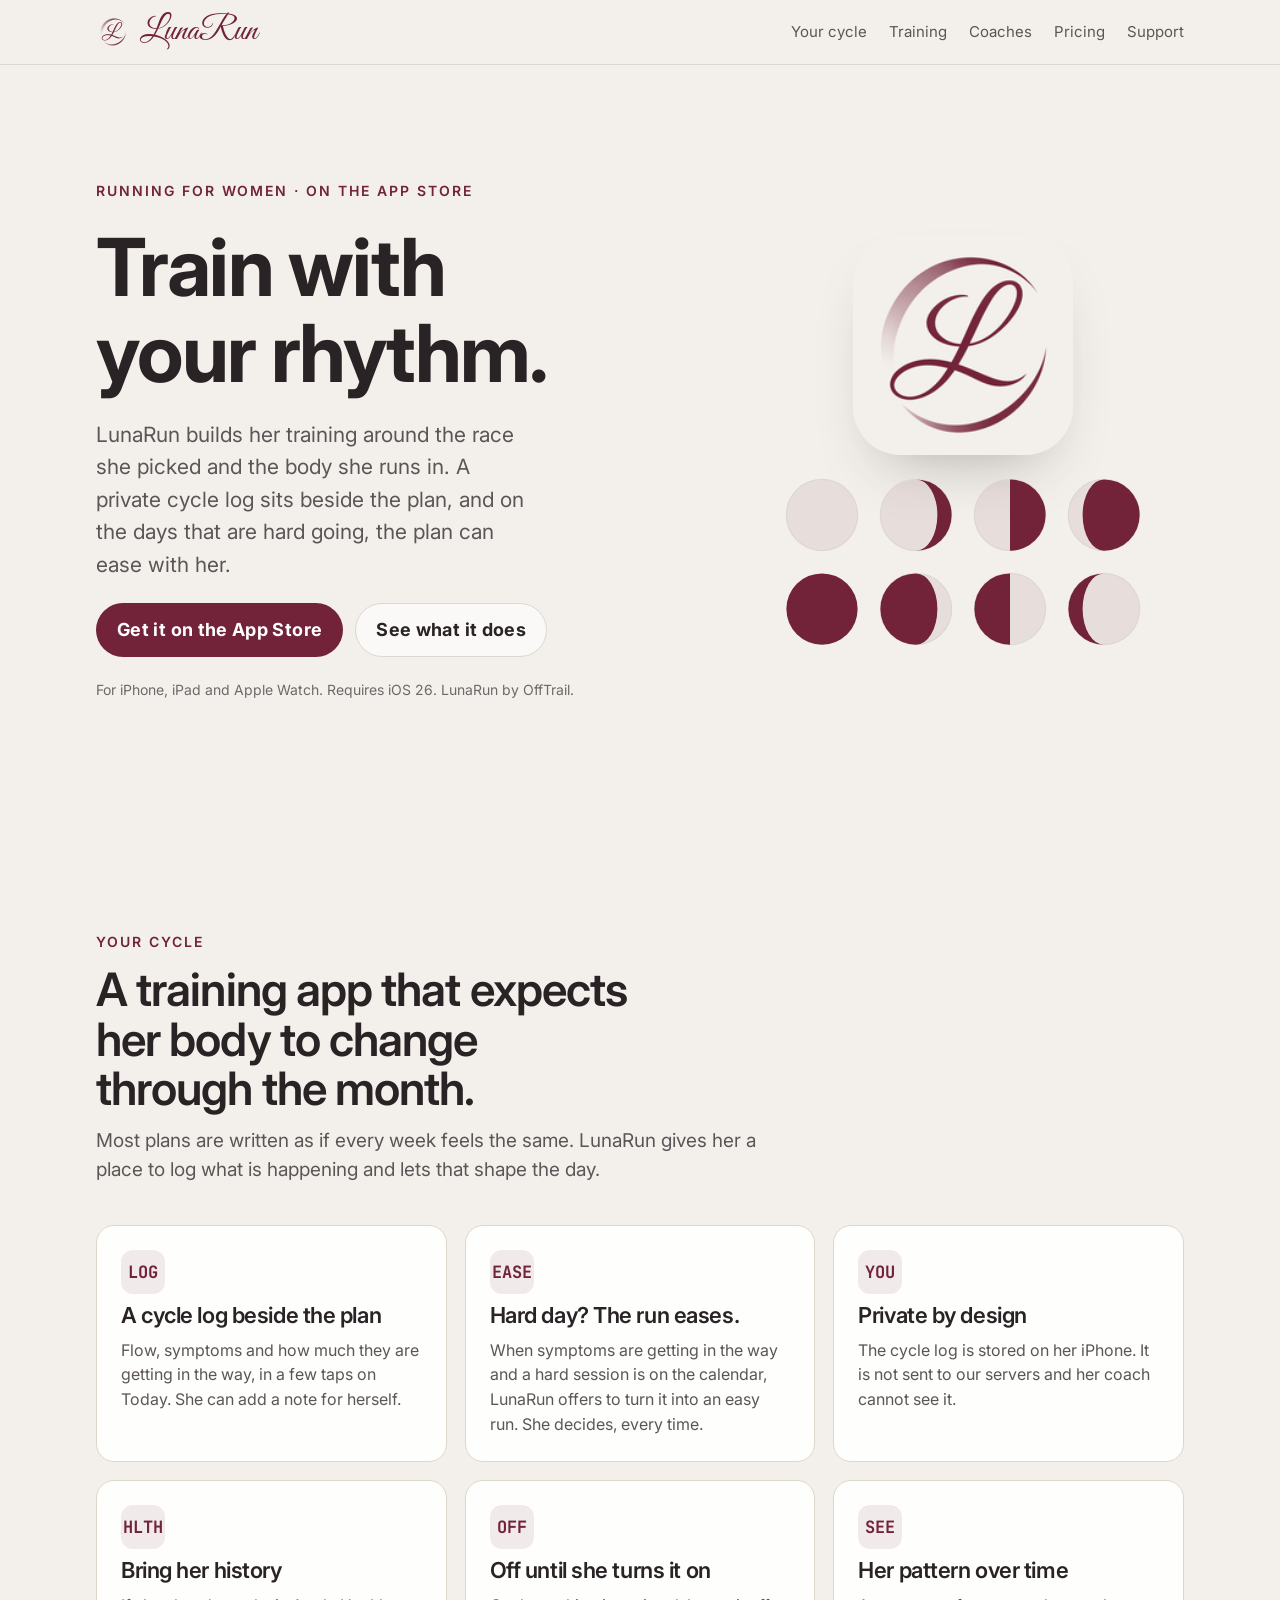
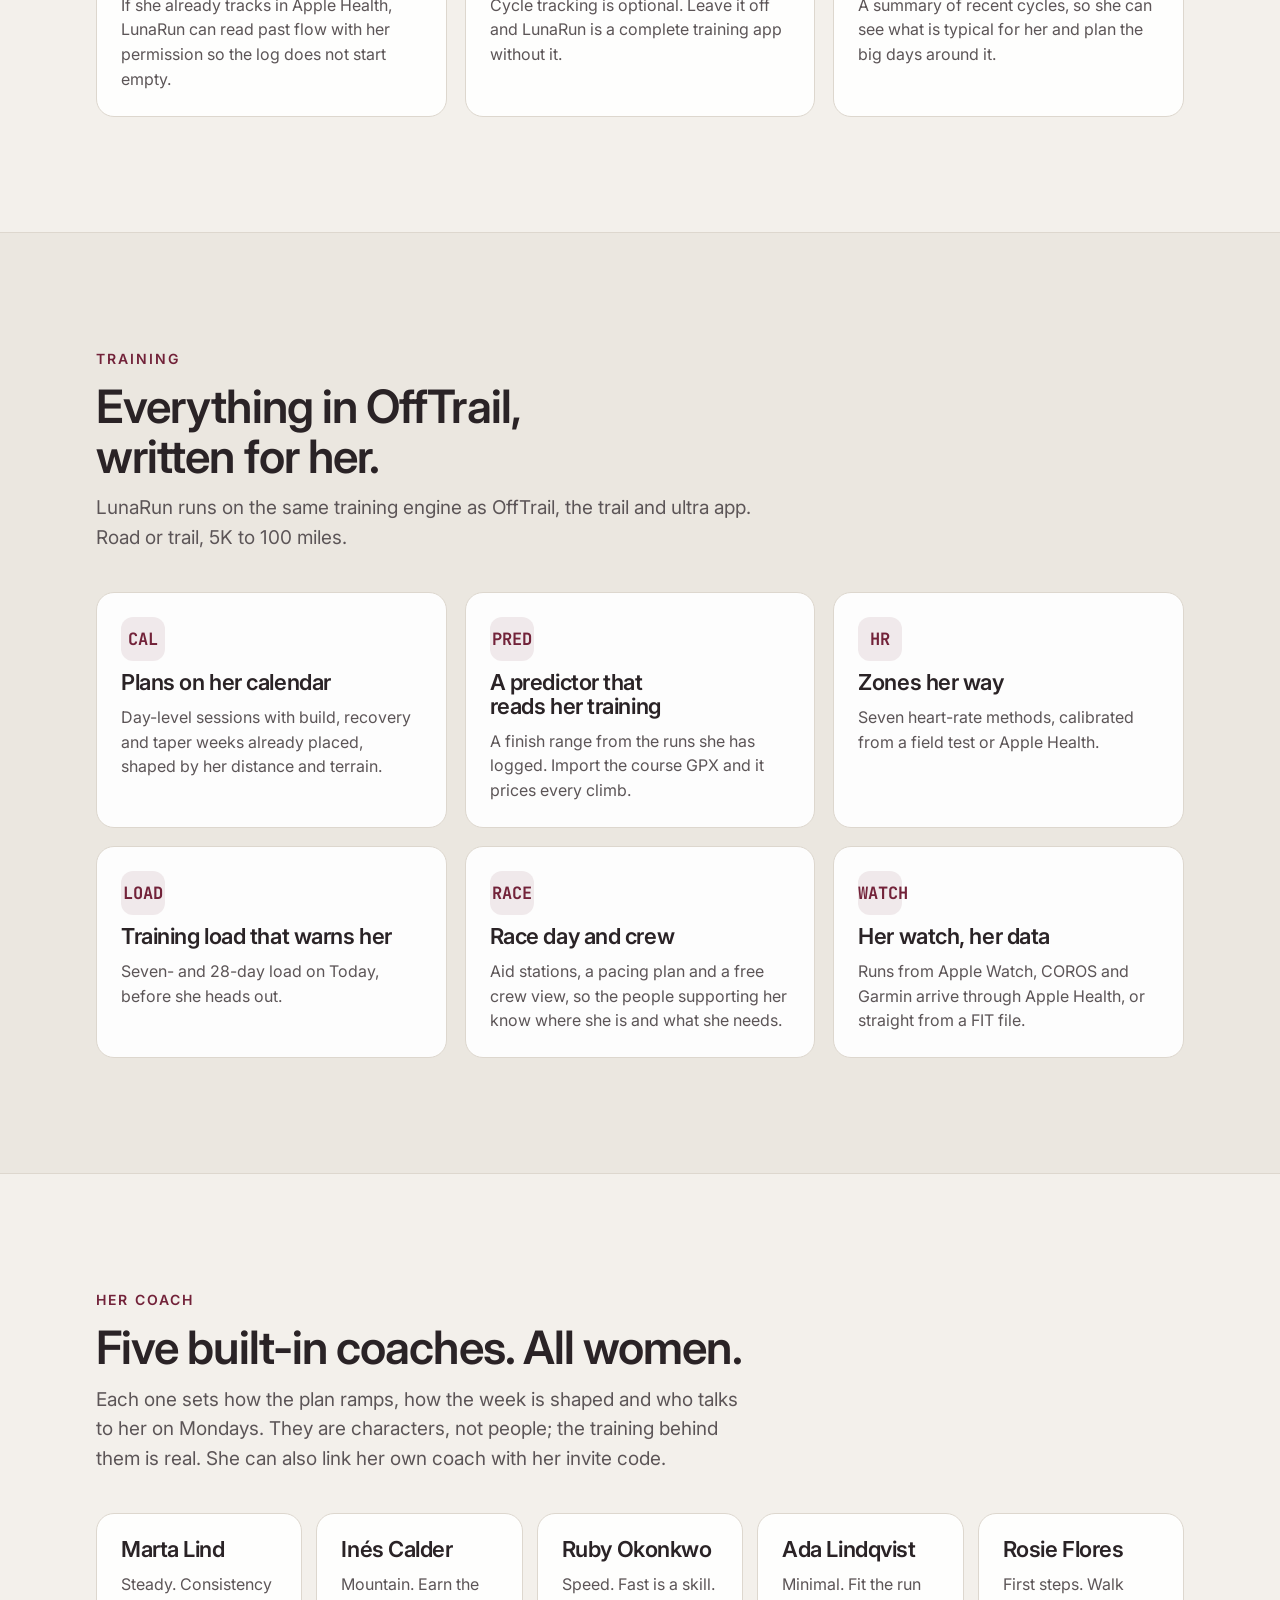
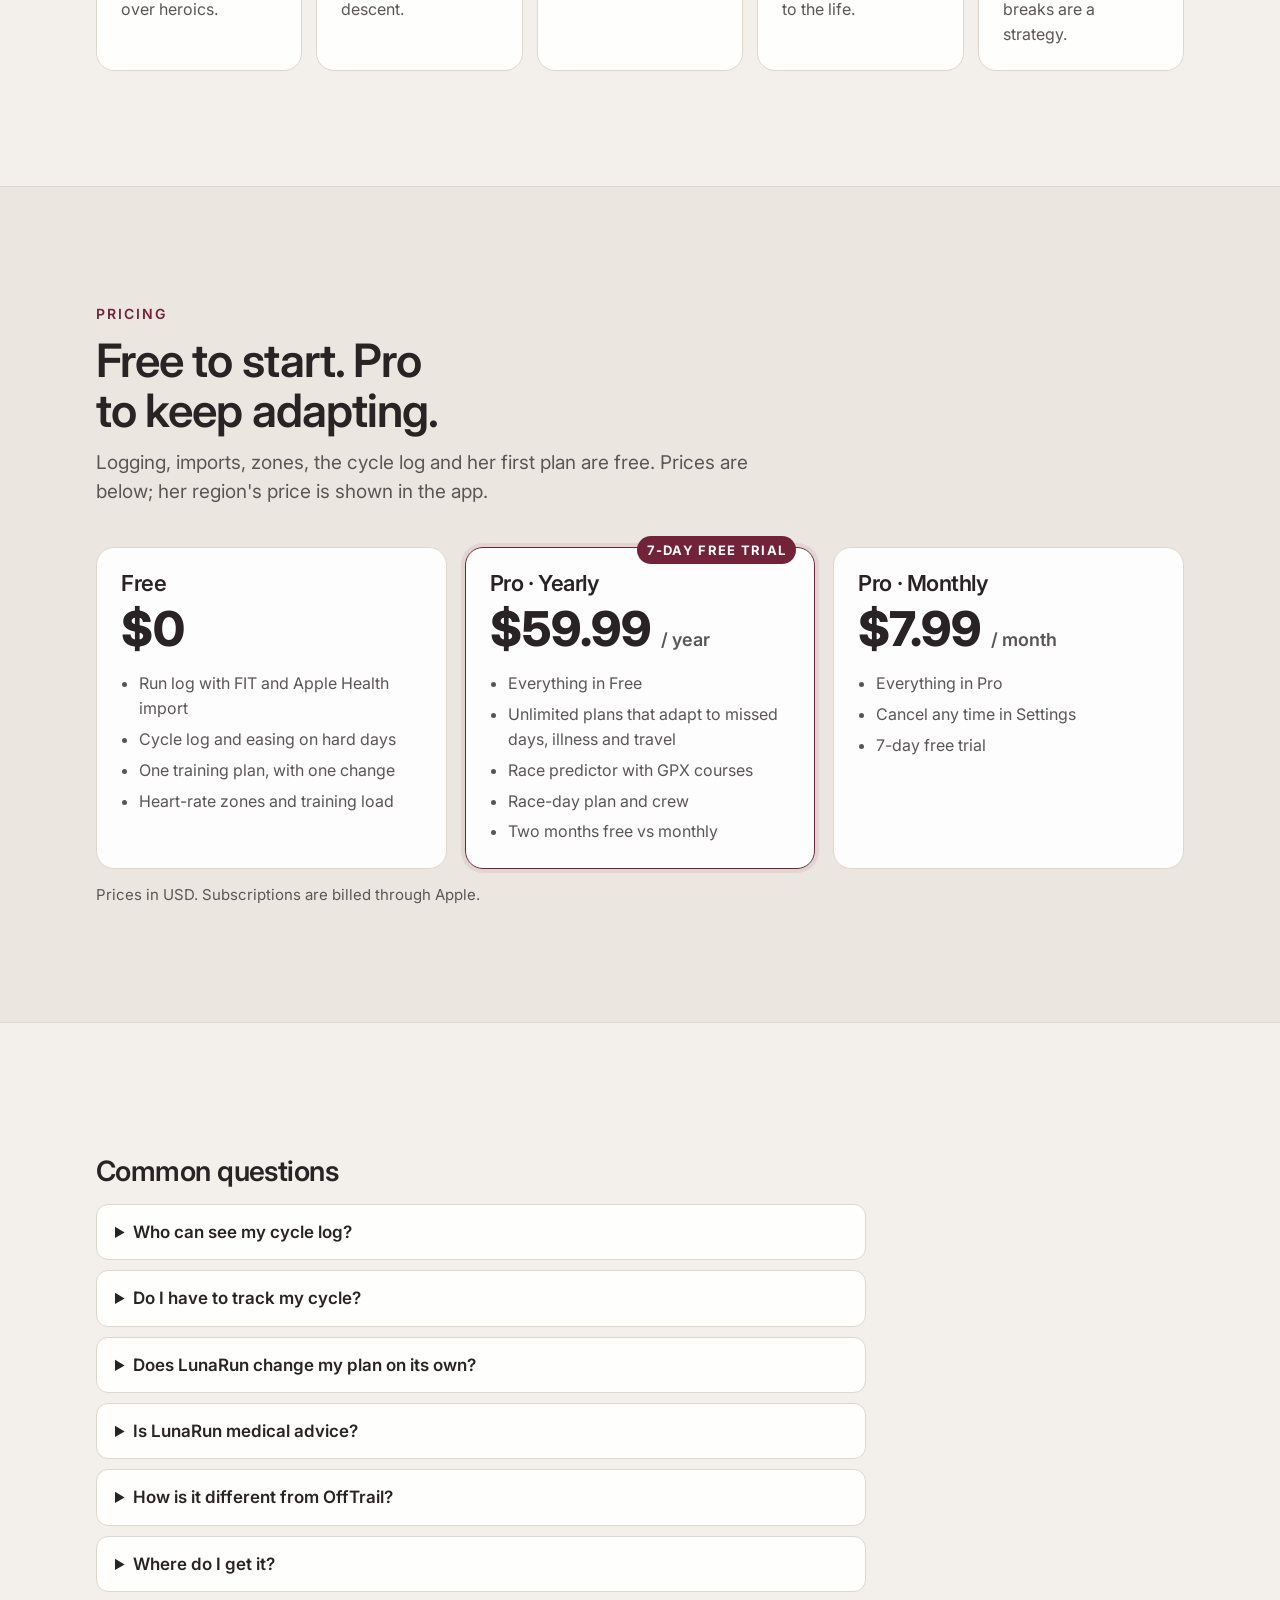
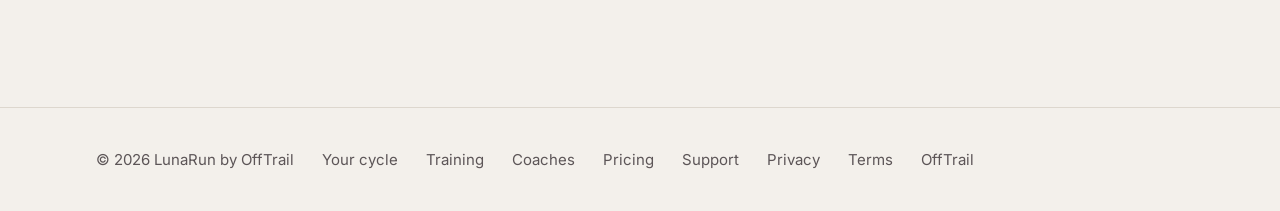
<file: index.html>
<!doctype html>
<html lang="en">
<head>
<meta charset="utf-8">
<meta name="viewport" content="width=device-width, initial-scale=1, viewport-fit=cover">
<title>LunaRun — Train with your rhythm</title>
<meta name="description" content="LunaRun is a running app for women: race-specific training plans, a private cycle log, and a plan that eases with her on the hard days. From OffTrail.">
<meta property="og:title" content="LunaRun — Train with your rhythm">
<meta property="og:description" content="LunaRun is a running app for women: race-specific training plans, a private cycle log, and a plan that eases with her on the hard days. From OffTrail.">
<link rel="icon" href="favicon.png">
<link rel="apple-touch-icon" href="icon-180.png">
<link rel="preconnect" href="https://fonts.googleapis.com">
<link rel="preconnect" href="https://fonts.gstatic.com" crossorigin>
<link rel="stylesheet" href="https://fonts.googleapis.com/css2?family=Inter:wght@400;600;700&family=Great+Vibes&family=JetBrains+Mono:wght@500;700&display=swap">
<link rel="stylesheet" href="styles.css">
</head>
<body>
<div class="page">

<header class="nav">
  <div class="wrap">
    <a class="brand" href="index.html"><img src="logo.png" alt="" width="34" height="34">LunaRun</a>
    <nav class="nav-links" aria-label="Site">
      <a href="index.html#cycle">Your cycle</a>
      <a href="index.html#training">Training</a>
      <a href="index.html#coaches">Coaches</a>
      <a href="index.html#pricing">Pricing</a>
      <a href="support.html">Support</a>
    </nav>
  </div>
</header>

<section class="band hero">
  <div class="wrap">
    <div class="hero-copy">
      <span class="eyebrow">Running for women · on the App Store</span>
      <h1>Train with your rhythm.</h1>
      <p class="lead">LunaRun builds her training around the race she picked and the body she runs in. A private cycle log sits beside the plan, and on the days that are hard going, the plan can ease with her.</p>
      <div class="hero-ctas">
        <a class="btn btn-primary" href="https://apps.apple.com/us/app/id6833709238">Get it on the App Store</a>
        <a class="btn btn-ghost" href="#cycle">See what it does</a>
      </div>
      <p class="hero-note">For iPhone, iPad and Apple Watch. Requires iOS 26. <span class="byline">LunaRun by OffTrail.</span></p>
    </div>
    <div class="hero-art"><img src="icon-180.png" alt="LunaRun app icon" width="180" height="180"><div class="moons"><svg viewBox="0 0 64 64" aria-hidden="true"><circle class="dark" cx="32" cy="32" r="30"/></svg><svg viewBox="0 0 64 64" aria-hidden="true"><circle class="dark" cx="32" cy="32" r="30"/><path class="lit" d="M32 2 A30 30 0 0 1 32 62 A18 30 0 0 0 32 2 Z"/></svg><svg viewBox="0 0 64 64" aria-hidden="true"><circle class="dark" cx="32" cy="32" r="30"/><path class="lit" d="M32 2 A30 30 0 0 1 32 62 Z"/></svg><svg viewBox="0 0 64 64" aria-hidden="true"><circle class="dark" cx="32" cy="32" r="30"/><path class="lit" d="M32 2 A30 30 0 0 1 32 62 A18 30 0 0 1 32 2 Z"/></svg><svg viewBox="0 0 64 64" aria-hidden="true"><circle class="lit" cx="32" cy="32" r="30"/></svg><svg viewBox="0 0 64 64" aria-hidden="true"><circle class="dark" cx="32" cy="32" r="30"/><path class="lit" d="M32 2 A30 30 0 0 0 32 62 A18 30 0 0 0 32 2 Z"/></svg><svg viewBox="0 0 64 64" aria-hidden="true"><circle class="dark" cx="32" cy="32" r="30"/><path class="lit" d="M32 2 A30 30 0 0 0 32 62 Z"/></svg><svg viewBox="0 0 64 64" aria-hidden="true"><circle class="dark" cx="32" cy="32" r="30"/><path class="lit" d="M32 2 A30 30 0 0 0 32 62 A18 30 0 0 1 32 2 Z"/></svg></div></div>
  </div>
</section>

<section class="band" id="cycle">
  <div class="wrap">
    <div class="section-head">
      <span class="eyebrow">Your cycle</span>
      <h2>A training app that expects her body to change through the month.</h2>
      <p>Most plans are written as if every week feels the same. LunaRun gives her a place to log what is happening and lets that shape the day.</p>
    </div>
    <div class="grid">
      <div class="card"><div class="ic">LOG</div><h3>A cycle log beside the plan</h3><p>Flow, symptoms and how much they are getting in the way, in a few taps on Today. She can add a note for herself.</p></div>
      <div class="card"><div class="ic">EASE</div><h3>Hard day? The run eases.</h3><p>When symptoms are getting in the way and a hard session is on the calendar, LunaRun offers to turn it into an easy run. She decides, every time.</p></div>
      <div class="card"><div class="ic">YOU</div><h3>Private by design</h3><p>The cycle log is stored on her iPhone. It is not sent to our servers and her coach cannot see it.</p></div>
      <div class="card"><div class="ic">HLTH</div><h3>Bring her history</h3><p>If she already tracks in Apple Health, LunaRun can read past flow with her permission so the log does not start empty.</p></div>
      <div class="card"><div class="ic">OFF</div><h3>Off until she turns it on</h3><p>Cycle tracking is optional. Leave it off and LunaRun is a complete training app without it.</p></div>
      <div class="card"><div class="ic">SEE</div><h3>Her pattern over time</h3><p>A summary of recent cycles, so she can see what is typical for her and plan the big days around it.</p></div>
    </div>
  </div>
</section>

<section class="band raised" id="training">
  <div class="wrap">
    <div class="section-head">
      <span class="eyebrow">Training</span>
      <h2>Everything in OffTrail, written for her.</h2>
      <p>LunaRun runs on the same training engine as OffTrail, the trail and ultra app. Road or trail, 5K to 100 miles.</p>
    </div>
    <div class="grid">
      <div class="card"><div class="ic">CAL</div><h3>Plans on her calendar</h3><p>Day-level sessions with build, recovery and taper weeks already placed, shaped by her distance and terrain.</p></div>
      <div class="card"><div class="ic">PRED</div><h3>A predictor that reads her training</h3><p>A finish range from the runs she has logged. Import the course GPX and it prices every climb.</p></div>
      <div class="card"><div class="ic">HR</div><h3>Zones her way</h3><p>Seven heart-rate methods, calibrated from a field test or Apple Health.</p></div>
      <div class="card"><div class="ic">LOAD</div><h3>Training load that warns her</h3><p>Seven- and 28-day load on Today, before she heads out.</p></div>
      <div class="card"><div class="ic">RACE</div><h3>Race day and crew</h3><p>Aid stations, a pacing plan and a free crew view, so the people supporting her know where she is and what she needs.</p></div>
      <div class="card"><div class="ic">WATCH</div><h3>Her watch, her data</h3><p>Runs from Apple Watch, COROS and Garmin arrive through Apple Health, or straight from a FIT file.</p></div>
    </div>
  </div>
</section>

<section class="band" id="coaches">
  <div class="wrap">
    <div class="section-head">
      <span class="eyebrow">Her coach</span>
      <h2>Five built-in coaches. All women.</h2>
      <p>Each one sets how the plan ramps, how the week is shaped and who talks to her on Mondays. They are characters, not people; the training behind them is real. She can also link her own coach with her invite code.</p>
    </div>
    <div class="coachlist">
      <div class="card"><h3>Marta Lind</h3><p>Steady. Consistency over heroics.</p></div>
      <div class="card"><h3>Inés Calder</h3><p>Mountain. Earn the descent.</p></div>
      <div class="card"><h3>Ruby Okonkwo</h3><p>Speed. Fast is a skill.</p></div>
      <div class="card"><h3>Ada Lindqvist</h3><p>Minimal. Fit the run to the life.</p></div>
      <div class="card"><h3>Rosie Flores</h3><p>First steps. Walk breaks are a strategy.</p></div>
    </div>
  </div>
</section>

<section class="band raised" id="pricing">
  <div class="wrap">
    <div class="section-head">
      <span class="eyebrow">Pricing</span>
      <h2>Free to start. Pro to keep adapting.</h2>
      <p>Logging, imports, zones, the cycle log and her first plan are free. Prices are below; her region's price is shown in the app.</p>
    </div>
    <div class="plans">
      <div class="card plan"><h3>Free</h3><div class="price">$0</div><ul><li>Run log with FIT and Apple Health import</li><li>Cycle log and easing on hard days</li><li>One training plan, with one change</li><li>Heart-rate zones and training load</li></ul></div>
      <div class="card plan featured"><span class="tag">7-day free trial</span><h3>Pro · Yearly</h3><div class="price">$59.99 <small>/ year</small></div><ul><li>Everything in Free</li><li>Unlimited plans that adapt to missed days, illness and travel</li><li>Race predictor with GPX courses</li><li>Race-day plan and crew</li><li>Two months free vs monthly</li></ul></div>
      <div class="card plan"><h3>Pro · Monthly</h3><div class="price">$7.99 <small>/ month</small></div><ul><li>Everything in Pro</li><li>Cancel any time in Settings</li><li>7-day free trial</li></ul></div>
    </div>
    <p class="muted" style="margin-top:14px;font-size:15px">Prices in USD. Subscriptions are billed through Apple.</p>
  </div>
</section>

<section class="band" id="faq">
  <div class="wrap">
    <div class="prose">
      <h2>Common questions</h2>
      <div class="faq">
        <details><summary>Who can see my cycle log?</summary><p>Only you. It is stored on your iPhone, is not sent to our servers and is not shared with a coach. See the <a href="privacy.html">privacy policy</a>.</p></details>
        <details><summary>Do I have to track my cycle?</summary><p>No. Cycle tracking is off until you turn it on, and everything else works without it.</p></details>
        <details><summary>Does LunaRun change my plan on its own?</summary><p>No. When symptoms are getting in the way it offers to ease that day's hard run. Nothing changes unless you say yes.</p></details>
        <details><summary>Is LunaRun medical advice?</summary><p>No. It is a training tool. Talk to your doctor about anything that worries you, including missed or irregular periods.</p></details>
        <details><summary>How is it different from OffTrail?</summary><p>Same training engine, with the cycle log, a plan that eases on hard days, and coaches who are all women.</p></details>
        <details><summary>Where do I get it?</summary><p>LunaRun is on the App Store for iPhone, iPad and Apple Watch. <a href="https://apps.apple.com/us/app/id6833709238">Open it in the App Store</a>.</p></details>
      </div>
    </div>
  </div>
</section>

<footer class="footer">
  <div class="wrap">
    <span>© 2026 LunaRun by OffTrail</span>
    <a href="index.html#cycle">Your cycle</a>
    <a href="index.html#training">Training</a>
    <a href="index.html#coaches">Coaches</a>
    <a href="index.html#pricing">Pricing</a>
    <a href="support.html">Support</a>
    <a href="privacy.html">Privacy</a>
    <a href="terms.html">Terms</a>
    <a href="https://offtrailrun.app/">OffTrail</a>
  </div>
</footer>

</div>
</body>
</html>
</file>
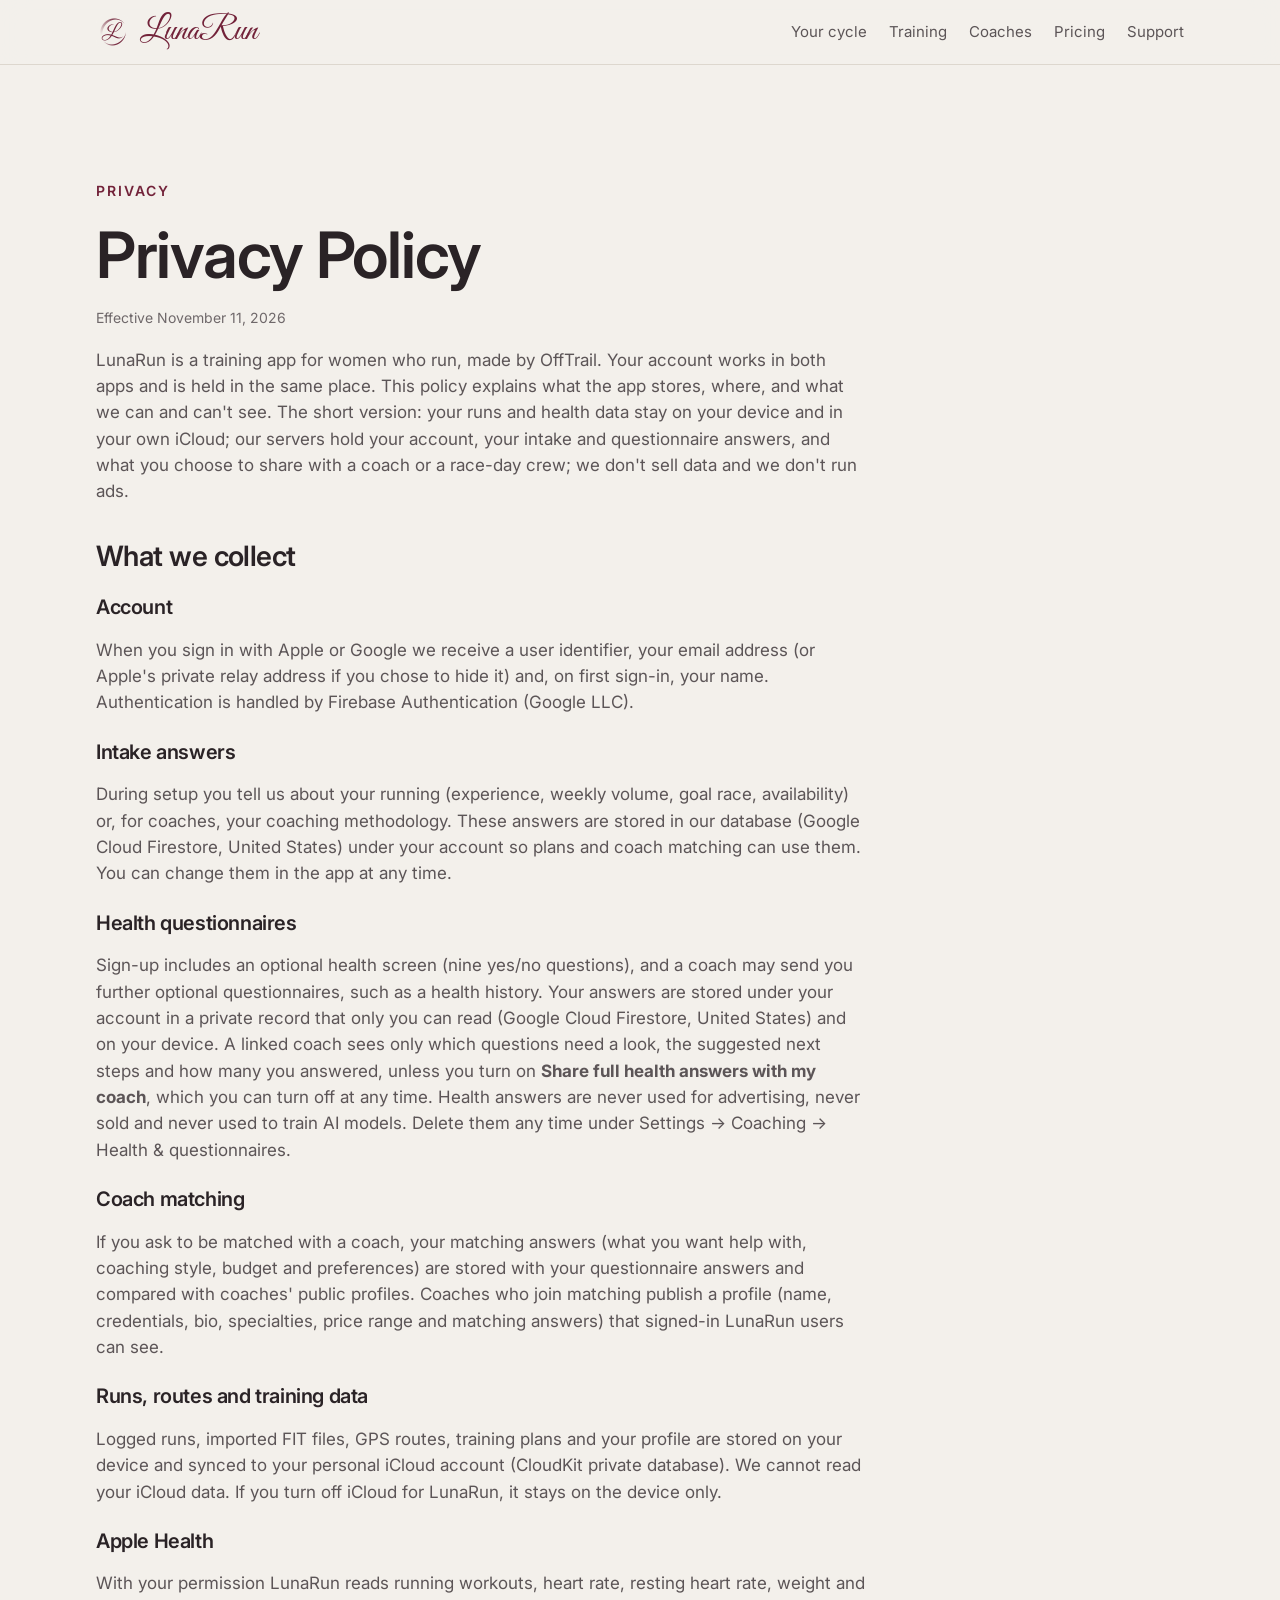
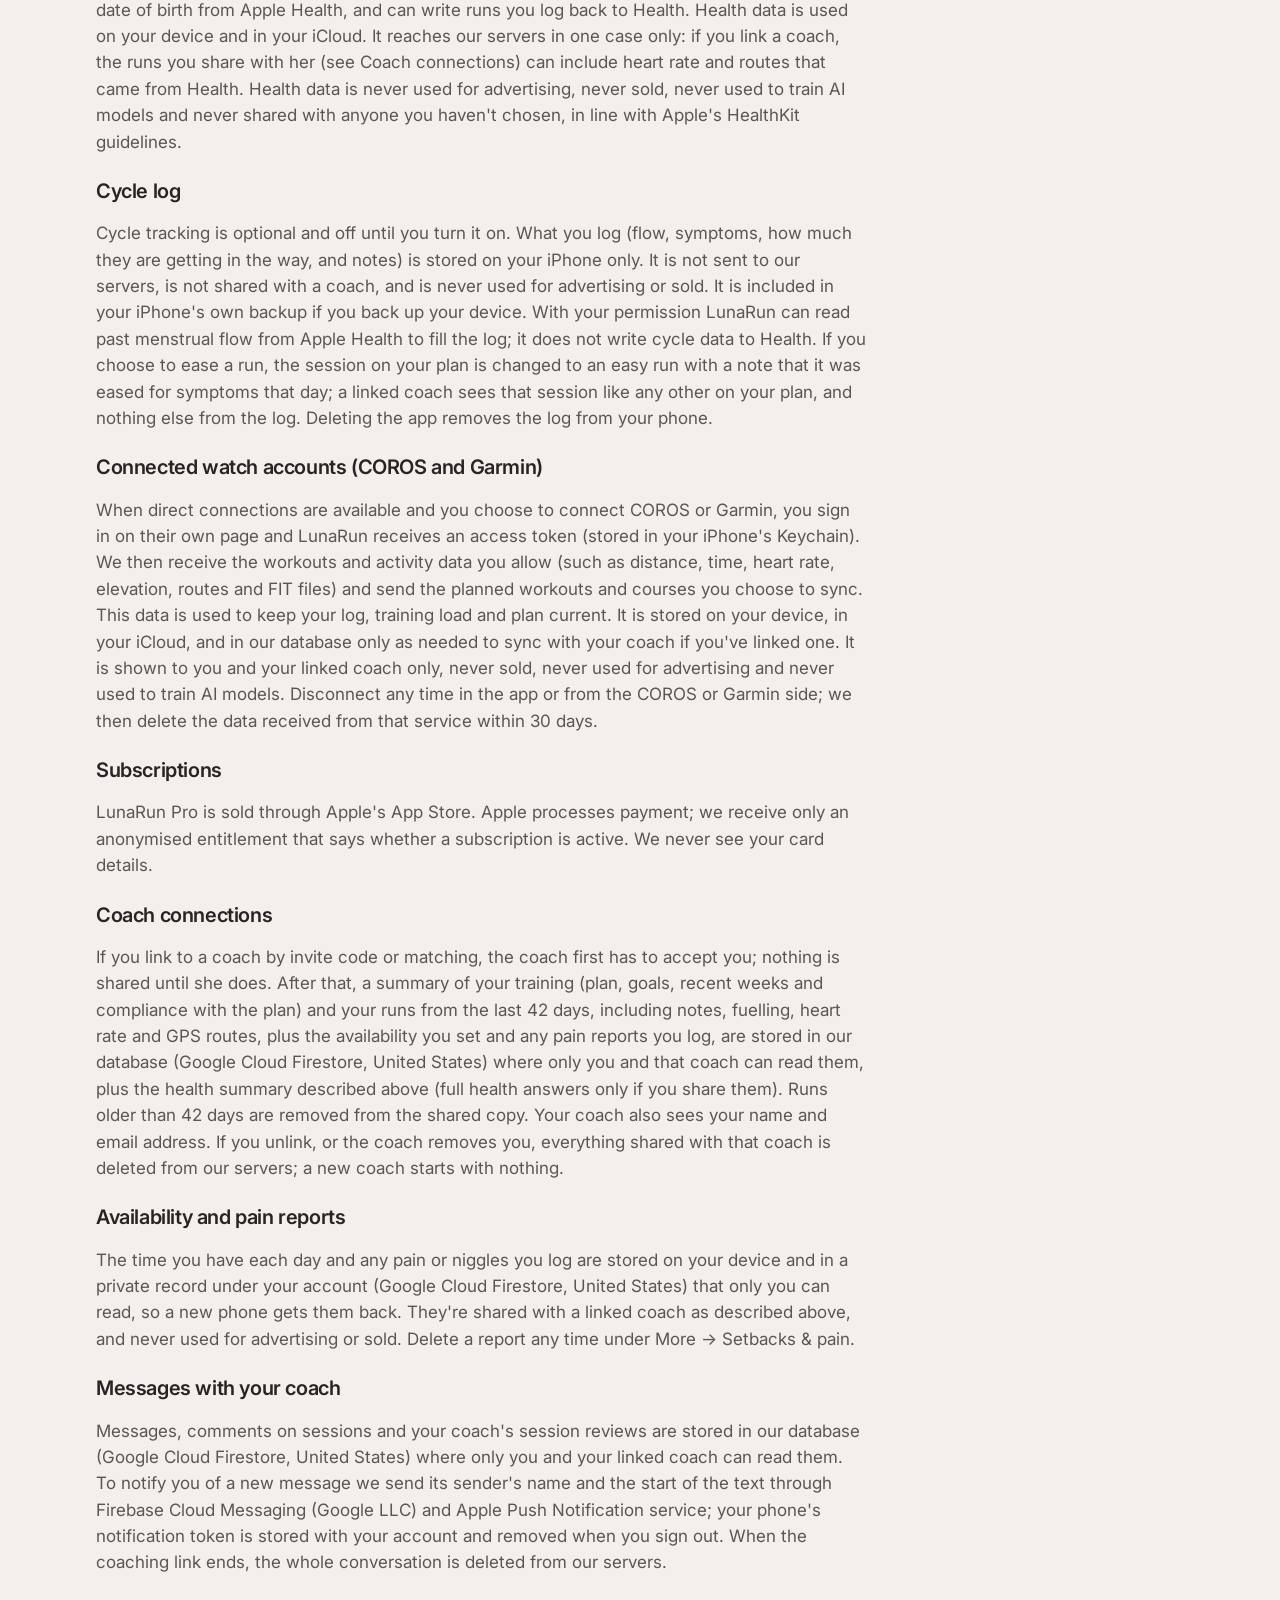
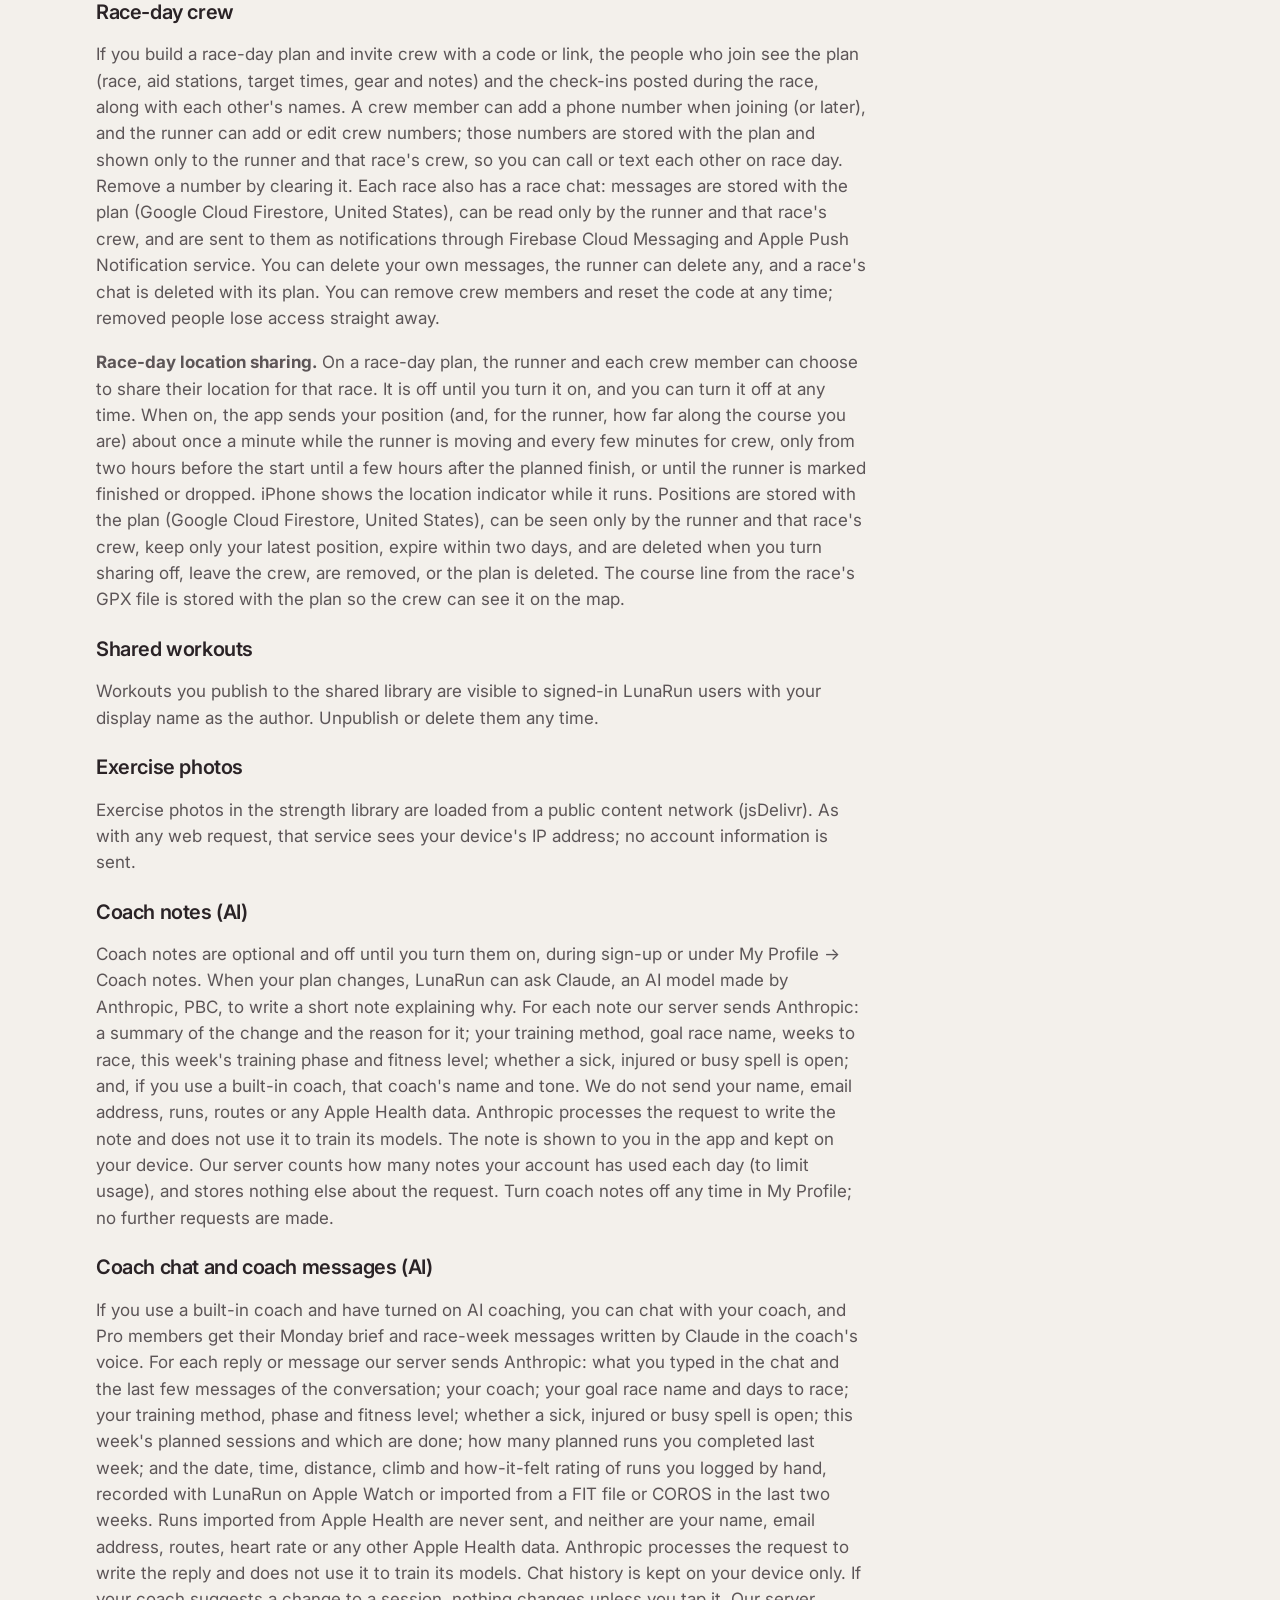
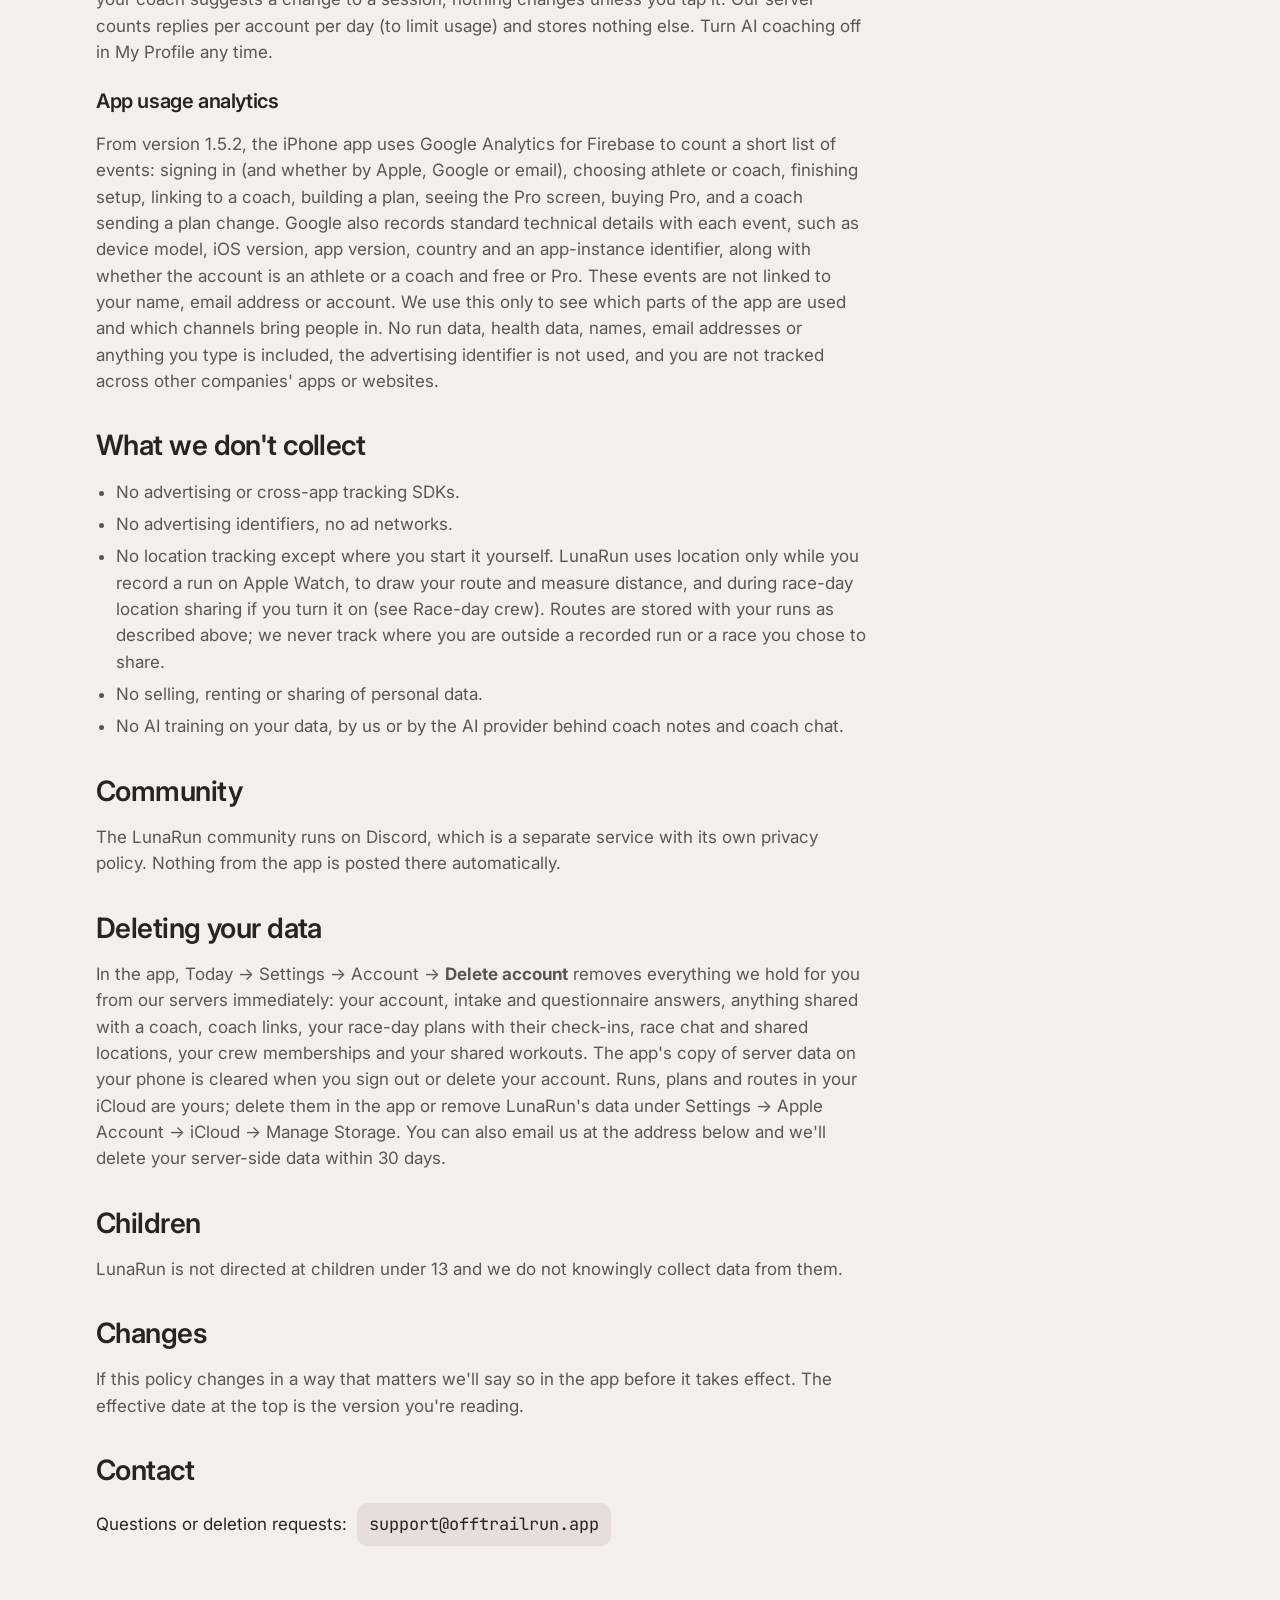
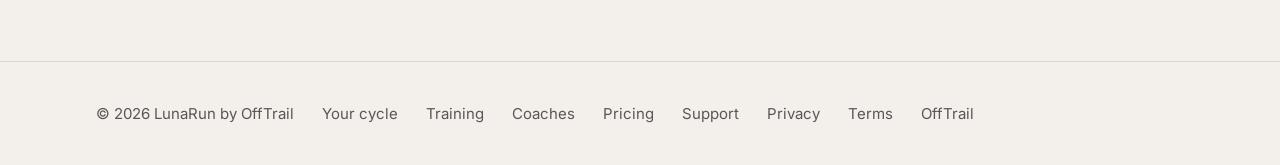
<file: privacy.html>
<!doctype html>
<html lang="en">
<head>
<meta charset="utf-8">
<meta name="viewport" content="width=device-width, initial-scale=1, viewport-fit=cover">
<title>Privacy — LunaRun</title>
<meta name="description" content="What LunaRun stores, where, and who can see it. The cycle log stays on your iPhone.">
<meta property="og:title" content="Privacy — LunaRun">
<meta property="og:description" content="What LunaRun stores, where, and who can see it. The cycle log stays on your iPhone.">
<link rel="icon" href="favicon.png">
<link rel="apple-touch-icon" href="icon-180.png">
<link rel="preconnect" href="https://fonts.googleapis.com">
<link rel="preconnect" href="https://fonts.gstatic.com" crossorigin>
<link rel="stylesheet" href="https://fonts.googleapis.com/css2?family=Inter:wght@400;600;700&family=Great+Vibes&family=JetBrains+Mono:wght@500;700&display=swap">
<link rel="stylesheet" href="styles.css">
</head>
<body>
<div class="page">

<header class="nav">
  <div class="wrap">
    <a class="brand" href="index.html"><img src="logo.png" alt="" width="34" height="34">LunaRun</a>
    <nav class="nav-links" aria-label="Site">
      <a href="index.html#cycle">Your cycle</a>
      <a href="index.html#training">Training</a>
      <a href="index.html#coaches">Coaches</a>
      <a href="index.html#pricing">Pricing</a>
      <a href="support.html">Support</a>
    </nav>
  </div>
</header>


<section class="band">
  <div class="wrap">
    <div class="prose">
      <span class="eyebrow">Privacy</span>
      <h1>Privacy Policy</h1>
      <p class="updated">Effective November 11, 2026</p>

      <p>LunaRun is a training app for women who run, made by OffTrail. Your account works in both apps and is held in the same place. This policy explains what the app stores, where, and what we can and can't see. The short version: your runs and health data stay on your device and in your own iCloud; our servers hold your account, your intake and questionnaire answers, and what you choose to share with a coach or a race-day crew; we don't sell data and we don't run ads.</p>

      <h2>What we collect</h2>
      <h3>Account</h3>
      <p>When you sign in with Apple or Google we receive a user identifier, your email address (or Apple's private relay address if you chose to hide it) and, on first sign-in, your name. Authentication is handled by Firebase Authentication (Google LLC).</p>
      <h3>Intake answers</h3>
      <p>During setup you tell us about your running (experience, weekly volume, goal race, availability) or, for coaches, your coaching methodology. These answers are stored in our database (Google Cloud Firestore, United States) under your account so plans and coach matching can use them. You can change them in the app at any time.</p>
      <h3>Health questionnaires</h3>
      <p>Sign-up includes an optional health screen (nine yes/no questions), and a coach may send you further optional questionnaires, such as a health history. Your answers are stored under your account in a private record that only you can read (Google Cloud Firestore, United States) and on your device. A linked coach sees only which questions need a look, the suggested next steps and how many you answered, unless you turn on <strong>Share full health answers with my coach</strong>, which you can turn off at any time. Health answers are never used for advertising, never sold and never used to train AI models. Delete them any time under Settings → Coaching → Health &amp; questionnaires.</p>
      <h3>Coach matching</h3>
      <p>If you ask to be matched with a coach, your matching answers (what you want help with, coaching style, budget and preferences) are stored with your questionnaire answers and compared with coaches' public profiles. Coaches who join matching publish a profile (name, credentials, bio, specialties, price range and matching answers) that signed-in LunaRun users can see.</p>
      <h3>Runs, routes and training data</h3>
      <p>Logged runs, imported FIT files, GPS routes, training plans and your profile are stored on your device and synced to your personal iCloud account (CloudKit private database). We cannot read your iCloud data. If you turn off iCloud for LunaRun, it stays on the device only.</p>
      <h3>Apple Health</h3>
      <p>With your permission LunaRun reads running workouts, heart rate, resting heart rate, weight and date of birth from Apple Health, and can write runs you log back to Health. Health data is used on your device and in your iCloud. It reaches our servers in one case only: if you link a coach, the runs you share with her (see Coach connections) can include heart rate and routes that came from Health. Health data is never used for advertising, never sold, never used to train AI models and never shared with anyone you haven't chosen, in line with Apple's HealthKit guidelines.</p>
      <h3>Cycle log</h3>
      <p>Cycle tracking is optional and off until you turn it on. What you log (flow, symptoms, how much they are getting in the way, and notes) is stored on your iPhone only. It is not sent to our servers, is not shared with a coach, and is never used for advertising or sold. It is included in your iPhone's own backup if you back up your device. With your permission LunaRun can read past menstrual flow from Apple Health to fill the log; it does not write cycle data to Health. If you choose to ease a run, the session on your plan is changed to an easy run with a note that it was eased for symptoms that day; a linked coach sees that session like any other on your plan, and nothing else from the log. Deleting the app removes the log from your phone.</p>
      <h3>Connected watch accounts (COROS and Garmin)</h3>
      <p>When direct connections are available and you choose to connect COROS or Garmin, you sign in on their own page and LunaRun receives an access token (stored in your iPhone's Keychain). We then receive the workouts and activity data you allow (such as distance, time, heart rate, elevation, routes and FIT files) and send the planned workouts and courses you choose to sync. This data is used to keep your log, training load and plan current. It is stored on your device, in your iCloud, and in our database only as needed to sync with your coach if you've linked one. It is shown to you and your linked coach only, never sold, never used for advertising and never used to train AI models. Disconnect any time in the app or from the COROS or Garmin side; we then delete the data received from that service within 30 days.</p>
      <h3>Subscriptions</h3>
      <p>LunaRun Pro is sold through Apple's App Store. Apple processes payment; we receive only an anonymised entitlement that says whether a subscription is active. We never see your card details.</p>
      <h3>Coach connections</h3>
      <p>If you link to a coach by invite code or matching, the coach first has to accept you; nothing is shared until she does. After that, a summary of your training (plan, goals, recent weeks and compliance with the plan) and your runs from the last 42 days, including notes, fuelling, heart rate and GPS routes, plus the availability you set and any pain reports you log, are stored in our database (Google Cloud Firestore, United States) where only you and that coach can read them, plus the health summary described above (full health answers only if you share them). Runs older than 42 days are removed from the shared copy. Your coach also sees your name and email address. If you unlink, or the coach removes you, everything shared with that coach is deleted from our servers; a new coach starts with nothing.</p>
      <h3>Availability and pain reports</h3>
      <p>The time you have each day and any pain or niggles you log are stored on your device and in a private record under your account (Google Cloud Firestore, United States) that only you can read, so a new phone gets them back. They're shared with a linked coach as described above, and never used for advertising or sold. Delete a report any time under More → Setbacks &amp; pain.</p>
      <h3>Messages with your coach</h3>
      <p>Messages, comments on sessions and your coach's session reviews are stored in our database (Google Cloud Firestore, United States) where only you and your linked coach can read them. To notify you of a new message we send its sender's name and the start of the text through Firebase Cloud Messaging (Google LLC) and Apple Push Notification service; your phone's notification token is stored with your account and removed when you sign out. When the coaching link ends, the whole conversation is deleted from our servers.</p>
      <h3>Race-day crew</h3>
      <p>If you build a race-day plan and invite crew with a code or link, the people who join see the plan (race, aid stations, target times, gear and notes) and the check-ins posted during the race, along with each other's names. A crew member can add a phone number when joining (or later), and the runner can add or edit crew numbers; those numbers are stored with the plan and shown only to the runner and that race's crew, so you can call or text each other on race day. Remove a number by clearing it. Each race also has a race chat: messages are stored with the plan (Google Cloud Firestore, United States), can be read only by the runner and that race's crew, and are sent to them as notifications through Firebase Cloud Messaging and Apple Push Notification service. You can delete your own messages, the runner can delete any, and a race's chat is deleted with its plan. You can remove crew members and reset the code at any time; removed people lose access straight away.</p>
      <p><strong>Race-day location sharing.</strong> On a race-day plan, the runner and each crew member can choose to share their location for that race. It is off until you turn it on, and you can turn it off at any time. When on, the app sends your position (and, for the runner, how far along the course you are) about once a minute while the runner is moving and every few minutes for crew, only from two hours before the start until a few hours after the planned finish, or until the runner is marked finished or dropped. iPhone shows the location indicator while it runs. Positions are stored with the plan (Google Cloud Firestore, United States), can be seen only by the runner and that race's crew, keep only your latest position, expire within two days, and are deleted when you turn sharing off, leave the crew, are removed, or the plan is deleted. The course line from the race's GPX file is stored with the plan so the crew can see it on the map.</p>
      <h3>Shared workouts</h3>
      <p>Workouts you publish to the shared library are visible to signed-in LunaRun users with your display name as the author. Unpublish or delete them any time.</p>
      <h3>Exercise photos</h3>
      <p>Exercise photos in the strength library are loaded from a public content network (jsDelivr). As with any web request, that service sees your device's IP address; no account information is sent.</p>
      <h3>Coach notes (AI)</h3>
      <p>Coach notes are optional and off until you turn them on, during sign-up or under My Profile → Coach notes. When your plan changes, LunaRun can ask Claude, an AI model made by Anthropic, PBC, to write a short note explaining why. For each note our server sends Anthropic: a summary of the change and the reason for it; your training method, goal race name, weeks to race, this week's training phase and fitness level; whether a sick, injured or busy spell is open; and, if you use a built-in coach, that coach's name and tone. We do not send your name, email address, runs, routes or any Apple Health data. Anthropic processes the request to write the note and does not use it to train its models. The note is shown to you in the app and kept on your device. Our server counts how many notes your account has used each day (to limit usage), and stores nothing else about the request. Turn coach notes off any time in My Profile; no further requests are made.</p>

      <h3>Coach chat and coach messages (AI)</h3>
      <p>If you use a built-in coach and have turned on AI coaching, you can chat with your coach, and Pro members get their Monday brief and race-week messages written by Claude in the coach's voice. For each reply or message our server sends Anthropic: what you typed in the chat and the last few messages of the conversation; your coach; your goal race name and days to race; your training method, phase and fitness level; whether a sick, injured or busy spell is open; this week's planned sessions and which are done; how many planned runs you completed last week; and the date, time, distance, climb and how-it-felt rating of runs you logged by hand, recorded with LunaRun on Apple Watch or imported from a FIT file or COROS in the last two weeks. Runs imported from Apple Health are never sent, and neither are your name, email address, routes, heart rate or any other Apple Health data. Anthropic processes the request to write the reply and does not use it to train its models. Chat history is kept on your device only. If your coach suggests a change to a session, nothing changes unless you tap it. Our server counts replies per account per day (to limit usage) and stores nothing else. Turn AI coaching off in My Profile any time.</p>

      <h3>App usage analytics</h3>
      <p>From version 1.5.2, the iPhone app uses Google Analytics for Firebase to count a short list of events: signing in (and whether by Apple, Google or email), choosing athlete or coach, finishing setup, linking to a coach, building a plan, seeing the Pro screen, buying Pro, and a coach sending a plan change. Google also records standard technical details with each event, such as device model, iOS version, app version, country and an app-instance identifier, along with whether the account is an athlete or a coach and free or Pro. These events are not linked to your name, email address or account. We use this only to see which parts of the app are used and which channels bring people in. No run data, health data, names, email addresses or anything you type is included, the advertising identifier is not used, and you are not tracked across other companies' apps or websites.</p>

      <h2>What we don't collect</h2>
      <ul>
        <li>No advertising or cross-app tracking SDKs.</li>
        <li>No advertising identifiers, no ad networks.</li>
        <li>No location tracking except where you start it yourself. LunaRun uses location only while you record a run on Apple Watch, to draw your route and measure distance, and during race-day location sharing if you turn it on (see Race-day crew). Routes are stored with your runs as described above; we never track where you are outside a recorded run or a race you chose to share.</li>
        <li>No selling, renting or sharing of personal data.</li>
        <li>No AI training on your data, by us or by the AI provider behind coach notes and coach chat.</li>
      </ul>

      <h2>Community</h2>
      <p>The LunaRun community runs on Discord, which is a separate service with its own privacy policy. Nothing from the app is posted there automatically.</p>

      <h2>Deleting your data</h2>
      <p>In the app, Today → Settings → Account → <strong>Delete account</strong> removes everything we hold for you from our servers immediately: your account, intake and questionnaire answers, anything shared with a coach, coach links, your race-day plans with their check-ins, race chat and shared locations, your crew memberships and your shared workouts. The app's copy of server data on your phone is cleared when you sign out or delete your account. Runs, plans and routes in your iCloud are yours; delete them in the app or remove LunaRun's data under Settings → Apple Account → iCloud → Manage Storage. You can also email us at the address below and we'll delete your server-side data within 30 days.</p>

      <h2>Children</h2>
      <p>LunaRun is not directed at children under 13 and we do not knowingly collect data from them.</p>

      <h2>Changes</h2>
      <p>If this policy changes in a way that matters we'll say so in the app before it takes effect. The effective date at the top is the version you're reading.</p>

      <h2>Contact</h2>
      <div class="contact"><span>Questions or deletion requests:</span><span class="addr">support@offtrailrun.app</span></div>
    </div>
  </div>
</section>


<footer class="footer">
  <div class="wrap">
    <span>© 2026 LunaRun by OffTrail</span>
    <a href="index.html#cycle">Your cycle</a>
    <a href="index.html#training">Training</a>
    <a href="index.html#coaches">Coaches</a>
    <a href="index.html#pricing">Pricing</a>
    <a href="support.html">Support</a>
    <a href="privacy.html">Privacy</a>
    <a href="terms.html">Terms</a>
    <a href="https://offtrailrun.app/">OffTrail</a>
  </div>
</footer>

</div>
</body>
</html>
</file>
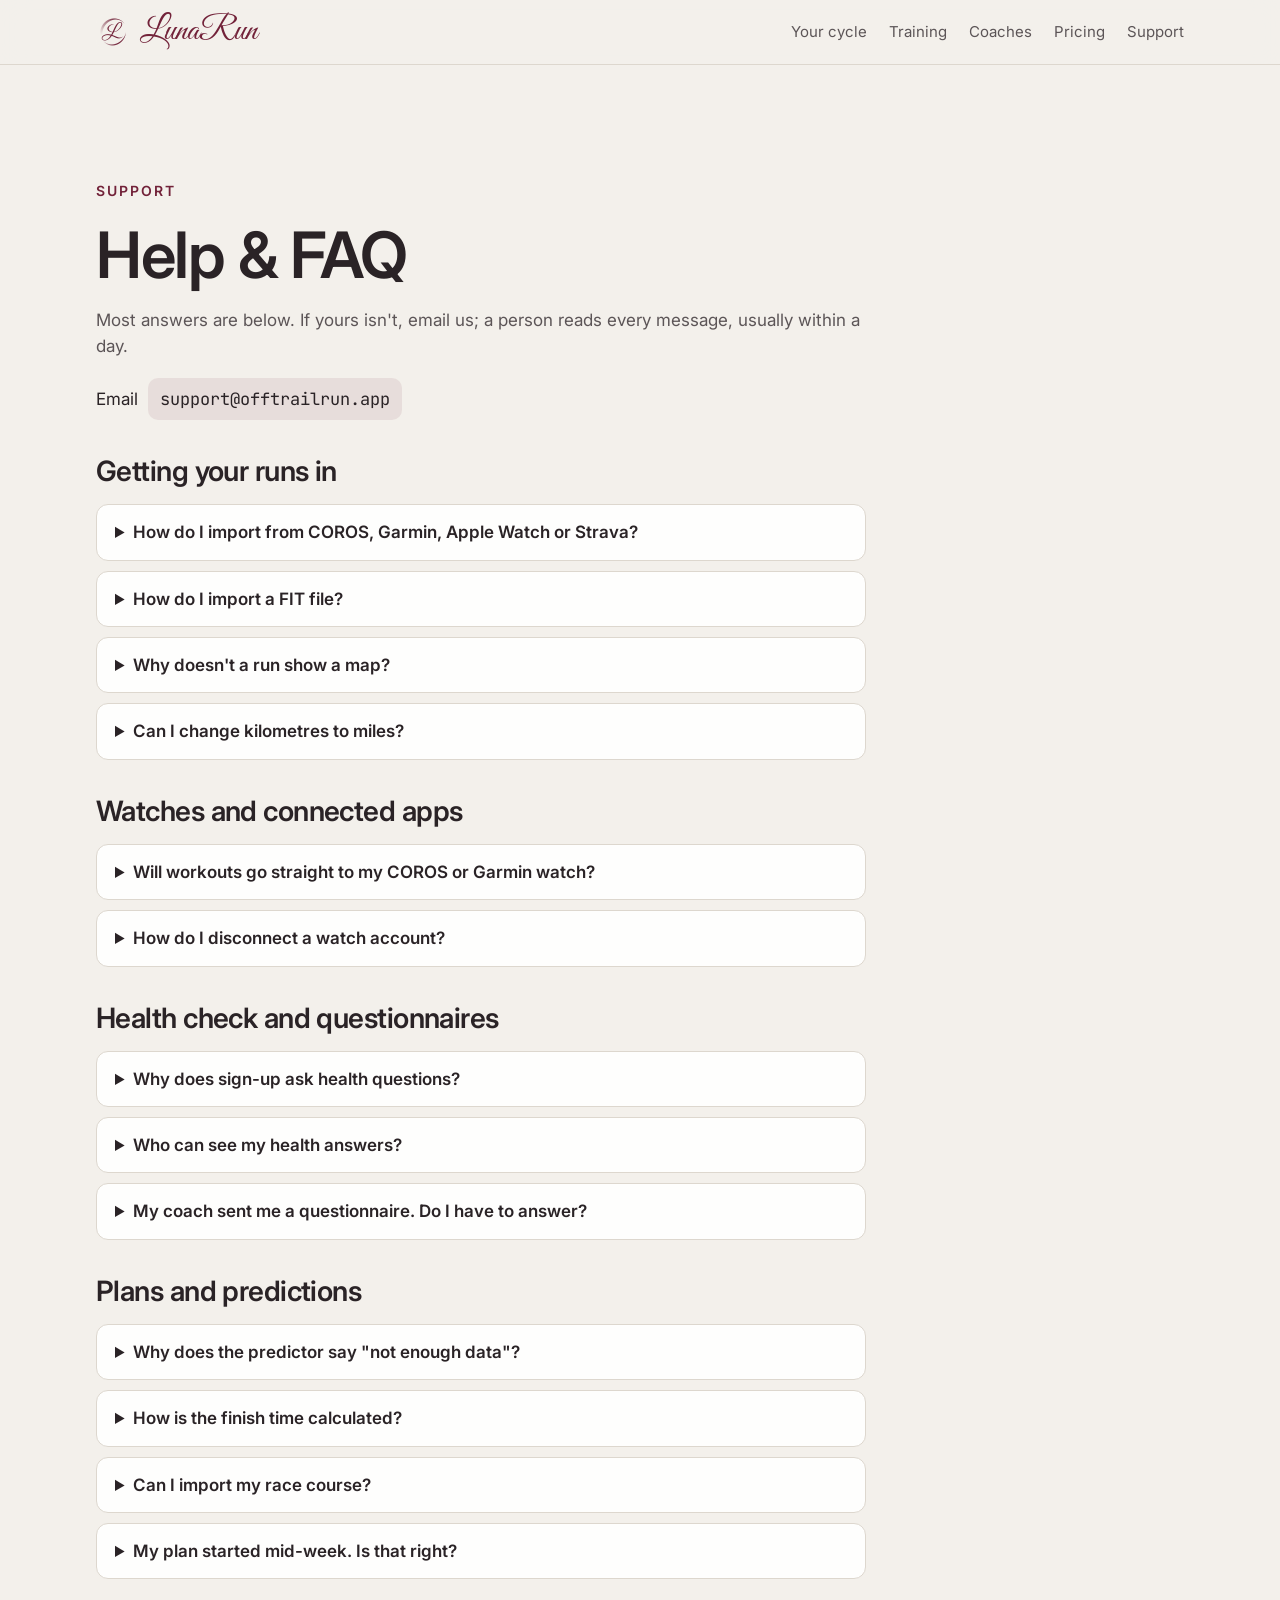
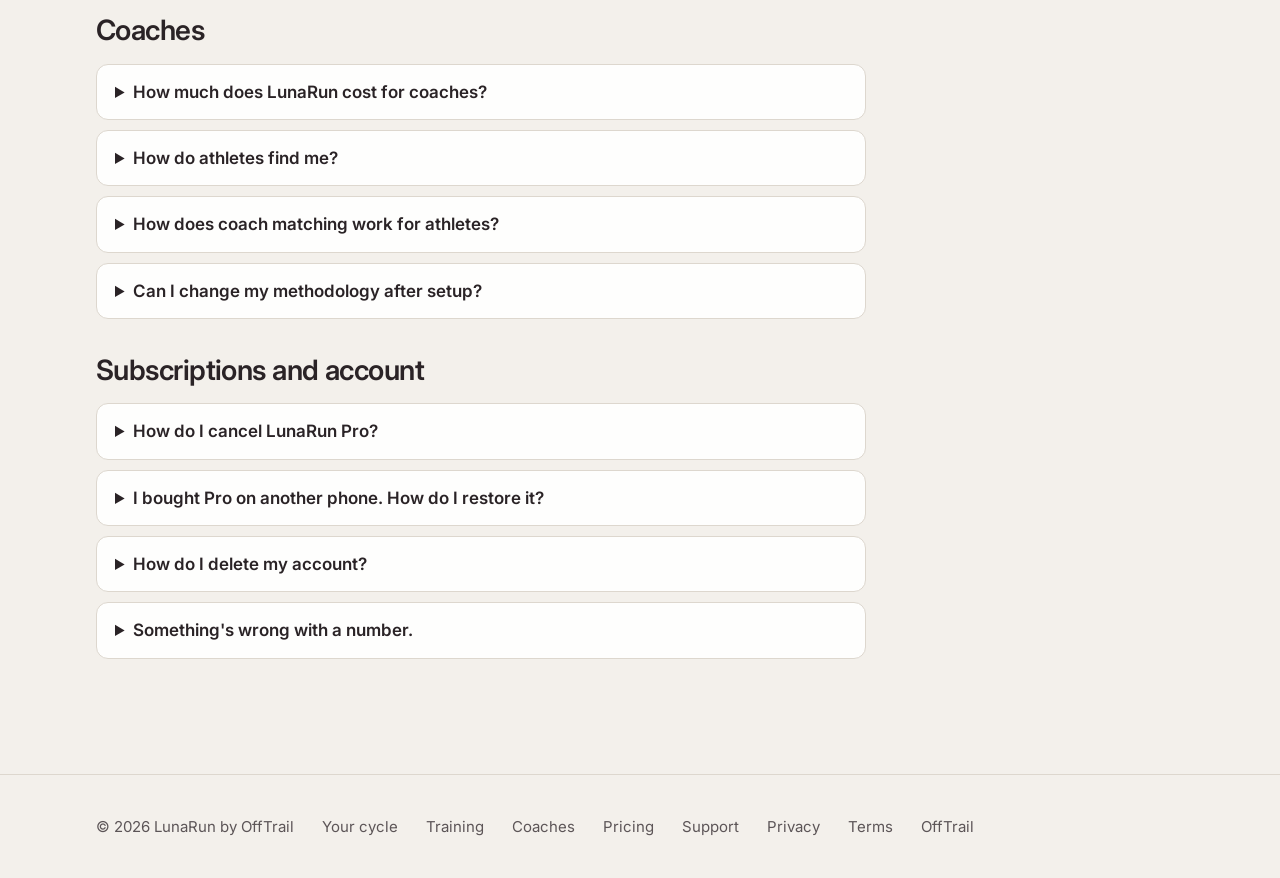
<file: support.html>
<!doctype html>
<html lang="en">
<head>
<meta charset="utf-8">
<meta name="viewport" content="width=device-width, initial-scale=1, viewport-fit=cover">
<title>Support — LunaRun</title>
<meta name="description" content="Help and answers for LunaRun by OffTrail.">
<meta property="og:title" content="Support — LunaRun">
<meta property="og:description" content="Help and answers for LunaRun by OffTrail.">
<link rel="icon" href="favicon.png">
<link rel="apple-touch-icon" href="icon-180.png">
<link rel="preconnect" href="https://fonts.googleapis.com">
<link rel="preconnect" href="https://fonts.gstatic.com" crossorigin>
<link rel="stylesheet" href="https://fonts.googleapis.com/css2?family=Inter:wght@400;600;700&family=Great+Vibes&family=JetBrains+Mono:wght@500;700&display=swap">
<link rel="stylesheet" href="styles.css">
</head>
<body>
<div class="page">

<header class="nav">
  <div class="wrap">
    <a class="brand" href="index.html"><img src="logo.png" alt="" width="34" height="34">LunaRun</a>
    <nav class="nav-links" aria-label="Site">
      <a href="index.html#cycle">Your cycle</a>
      <a href="index.html#training">Training</a>
      <a href="index.html#coaches">Coaches</a>
      <a href="index.html#pricing">Pricing</a>
      <a href="support.html">Support</a>
    </nav>
  </div>
</header>


<section class="band">
  <div class="wrap">
    <div class="prose">
      <span class="eyebrow">Support</span>
      <h1>Help &amp; FAQ</h1>
      <p>Most answers are below. If yours isn't, email us; a person reads every message, usually within a day.</p>
      <div class="contact"><span>Email</span><span class="addr">support@offtrailrun.app</span></div>

      <h2>Getting your runs in</h2>
      <div class="faq">
        <details><summary>How do I import from COROS, Garmin, Apple Watch or Strava?</summary><p>All of them sync to Apple Health. In LunaRun go to Log → Apple Health → Connect, allow the categories, then Import. LunaRun pulls the last 90 days and skips anything already in your log. Re-import any time; duplicates are ignored.</p></details>
        <details><summary>How do I import a FIT file?</summary><p>Export the activity as FIT from your watch app, then either share it to LunaRun from the share sheet, open it from the Files app, or use Log → FIT file → Import. The run is added with heart rate, climb and the route. If the same run is already in your log it's skipped and you'll see a note.</p></details>
        <details><summary>Why doesn't a run show a map?</summary><p>Hand-logged runs have no track. Health-imported runs show one if the source app saved a route to Health (COROS and Garmin do; some apps don't). FIT files always carry the track if the watch had a GPS fix.</p></details>
        <details><summary>Can I change kilometres to miles?</summary><p>Yes: Today → Settings → Profile → Distance unit. Every stored run and plan is converted, so nothing gets mislabelled.</p></details>
      </div>

      <h2 id="watches">Watches and connected apps</h2>
      <div class="faq">
        <details><summary>Will workouts go straight to my COROS or Garmin watch?</summary><p>That's coming. Direct connections are in development: planned workouts go to your watch and finished runs come back automatically. See <a href="https://offtrailrun.app/coros.html">LunaRun + COROS</a> and <a href="https://offtrailrun.app/garmin.html">LunaRun + Garmin</a> for setup, what's shared and how to disconnect.</p></details>
        <details><summary>How do I disconnect a watch account?</summary><p>Gear on Today → Connected apps → choose the service → Disconnect. Syncing stops straight away and we delete the data received from that service within 30 days.</p></details>
      </div>

      <h2 id="health">Health check and questionnaires</h2>
      <div class="faq">
        <details><summary>Why does sign-up ask health questions?</summary><p>Nine yes/no questions, adapted from the standard PAR-Q, so you and your coach start safely. Every question can be skipped and nothing blocks you. A "yes" just suggests checking with your doctor before ramping up.</p></details>
        <details><summary>Who can see my health answers?</summary><p>Only you, by default. A linked coach sees which questions need a look and suggested next steps, not your answers, unless you turn on sharing under Settings → Coaching → Health &amp; questionnaires. You can turn it off or delete every answer there at any time.</p></details>
        <details><summary>My coach sent me a questionnaire. Do I have to answer?</summary><p>No. Questionnaires are optional: answer what you're comfortable with, skip any question, or decline the whole thing. Your coach sees that you declined, nothing more.</p></details>
      </div>

      <h2>Plans and predictions</h2>
      <div class="faq">
        <details><summary>Why does the predictor say "not enough data"?</summary><p>It needs a few real efforts to estimate your fitness: at least four runs in the last 28 days, or a personal record entered under Today → ⚙ Settings → Profile. Imports from Health count.</p></details>
        <details><summary>How is the finish time calculated?</summary><p>From your best recent efforts it estimates a VDOT and an endurance exponent, converts the course into equivalent flat distance using the energy cost of each grade, then applies altitude, descent and aid-station adjustments. The "Why" panel on the Goal Race screen shows every factor. The full method is public in the app's methodology document.</p></details>
        <details><summary>Can I import my race course?</summary><p>Yes. Train → Race → Import GPX. If the GPX has no elevation the app uses the climb you typed.</p></details>
        <details><summary>My plan started mid-week. Is that right?</summary><p>Plans start on the Monday of the current week and end on your race day. If the race falls early in a week, the last week is shortened rather than padded.</p></details>
      </div>

      <h2 id="coaches">Coaches</h2>
      <div class="faq">
        <details><summary>How much does LunaRun cost for coaches?</summary><p>Nothing. Coaches bring athletes; athletes pay for Pro.</p></details>
        <details><summary>How do athletes find me?</summary><p>Your invite code is on the Athletes tab (share it any way you like). Athletes can also be matched with you: complete your profile (methodology, matching profile and coaching commitments) to at least 80% and you'll appear in matches for athletes whose needs, style and budget fit.</p></details>
        <details><summary>How does coach matching work for athletes?</summary><p>Settings → Coaching → Match me with a coach. About 11 quick questions (what you need help with, coaching style, check-ins, budget and a few preferences), then your top three coaches with the reasons they matched. Connecting links the coach, exactly like entering her code.</p></details>
        <details><summary>Can I change my methodology after setup?</summary><p>Yes: Methodology → Edit methodology. Your answers are kept and you change only what you need.</p></details>
      </div>

      <h2>Subscriptions and account</h2>
      <div class="faq">
        <details><summary>How do I cancel LunaRun Pro?</summary><p>Subscriptions are managed by Apple: Settings → your name → Subscriptions → LunaRun. Cancelling keeps Pro until the end of the period you've paid for.</p></details>
        <details><summary>I bought Pro on another phone. How do I restore it?</summary><p>Open any Pro feature and tap Restore purchases on the paywall. It's tied to your Apple Account, not to LunaRun's sign-in.</p></details>
        <details><summary>How do I delete my account?</summary><p>Today → Settings → Account → Delete account. Your account and intake answers are removed from our servers immediately. Runs in your iCloud are yours to keep or delete. You can also email us and we'll delete server-side data within 30 days.</p></details>
        <details><summary>Something's wrong with a number.</summary><p>Email us with the run or the FIT/GPX file attached. Climb, distance and pace calculations are all documented, and we'd rather fix a bug than argue with it.</p></details>
      </div>
    </div>
  </div>
</section>


<footer class="footer">
  <div class="wrap">
    <span>© 2026 LunaRun by OffTrail</span>
    <a href="index.html#cycle">Your cycle</a>
    <a href="index.html#training">Training</a>
    <a href="index.html#coaches">Coaches</a>
    <a href="index.html#pricing">Pricing</a>
    <a href="support.html">Support</a>
    <a href="privacy.html">Privacy</a>
    <a href="terms.html">Terms</a>
    <a href="https://offtrailrun.app/">OffTrail</a>
  </div>
</footer>

</div>
</body>
</html>
</file>
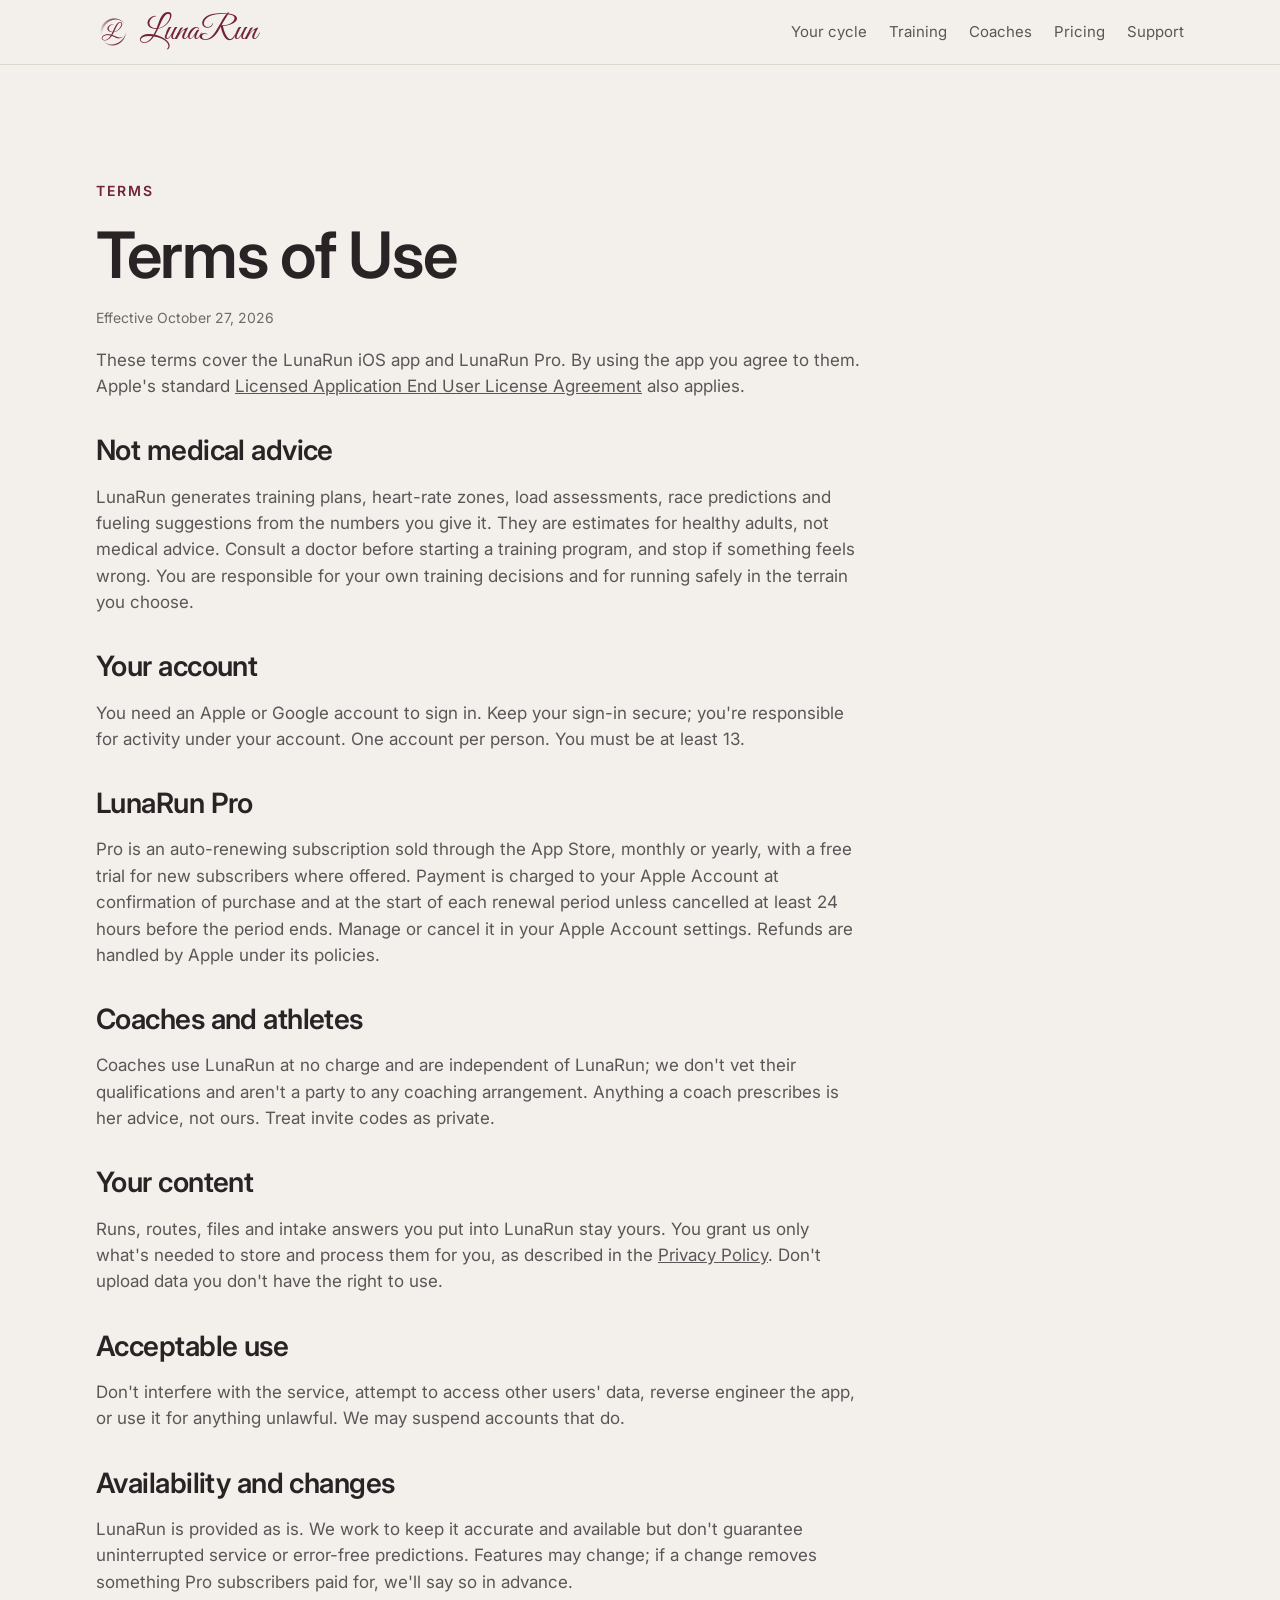
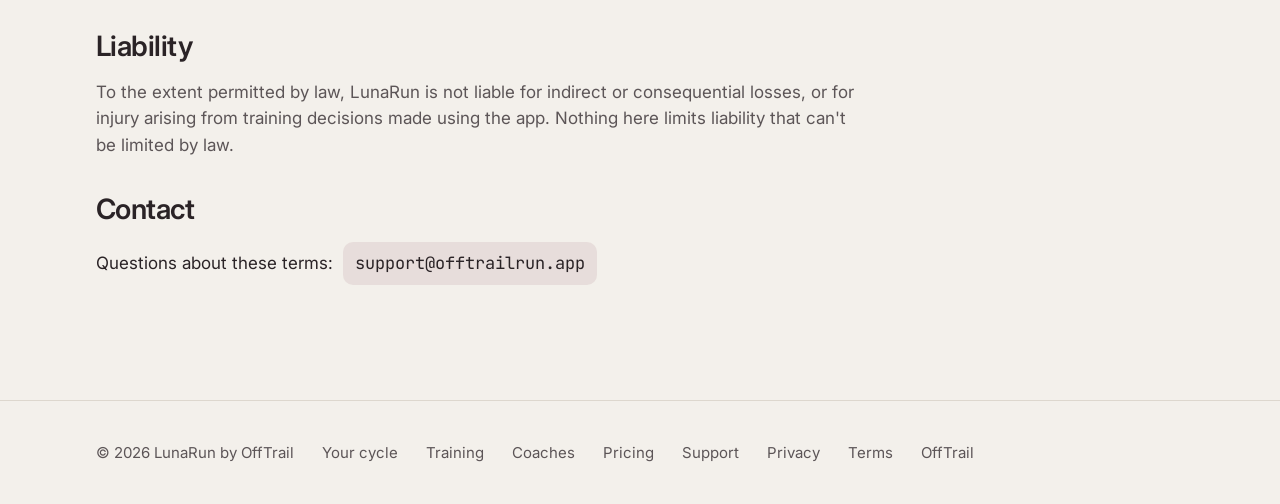
<file: terms.html>
<!doctype html>
<html lang="en">
<head>
<meta charset="utf-8">
<meta name="viewport" content="width=device-width, initial-scale=1, viewport-fit=cover">
<title>Terms — LunaRun</title>
<meta name="description" content="Terms of use for LunaRun by OffTrail.">
<meta property="og:title" content="Terms — LunaRun">
<meta property="og:description" content="Terms of use for LunaRun by OffTrail.">
<link rel="icon" href="favicon.png">
<link rel="apple-touch-icon" href="icon-180.png">
<link rel="preconnect" href="https://fonts.googleapis.com">
<link rel="preconnect" href="https://fonts.gstatic.com" crossorigin>
<link rel="stylesheet" href="https://fonts.googleapis.com/css2?family=Inter:wght@400;600;700&family=Great+Vibes&family=JetBrains+Mono:wght@500;700&display=swap">
<link rel="stylesheet" href="styles.css">
</head>
<body>
<div class="page">

<header class="nav">
  <div class="wrap">
    <a class="brand" href="index.html"><img src="logo.png" alt="" width="34" height="34">LunaRun</a>
    <nav class="nav-links" aria-label="Site">
      <a href="index.html#cycle">Your cycle</a>
      <a href="index.html#training">Training</a>
      <a href="index.html#coaches">Coaches</a>
      <a href="index.html#pricing">Pricing</a>
      <a href="support.html">Support</a>
    </nav>
  </div>
</header>


<section class="band">
  <div class="wrap">
    <div class="prose">
      <span class="eyebrow">Terms</span>
      <h1>Terms of Use</h1>
      <p class="updated">Effective October 27, 2026</p>

      <p>These terms cover the LunaRun iOS app and LunaRun Pro. By using the app you agree to them. Apple's standard <a href="https://www.apple.com/legal/internet-services/itunes/dev/stdeula/">Licensed Application End User License Agreement</a> also applies.</p>

      <h2>Not medical advice</h2>
      <p>LunaRun generates training plans, heart-rate zones, load assessments, race predictions and fueling suggestions from the numbers you give it. They are estimates for healthy adults, not medical advice. Consult a doctor before starting a training program, and stop if something feels wrong. You are responsible for your own training decisions and for running safely in the terrain you choose.</p>

      <h2>Your account</h2>
      <p>You need an Apple or Google account to sign in. Keep your sign-in secure; you're responsible for activity under your account. One account per person. You must be at least 13.</p>

      <h2>LunaRun Pro</h2>
      <p>Pro is an auto-renewing subscription sold through the App Store, monthly or yearly, with a free trial for new subscribers where offered. Payment is charged to your Apple Account at confirmation of purchase and at the start of each renewal period unless cancelled at least 24 hours before the period ends. Manage or cancel it in your Apple Account settings. Refunds are handled by Apple under its policies.</p>

      <h2>Coaches and athletes</h2>
      <p>Coaches use LunaRun at no charge and are independent of LunaRun; we don't vet their qualifications and aren't a party to any coaching arrangement. Anything a coach prescribes is her advice, not ours. Treat invite codes as private.</p>

      <h2>Your content</h2>
      <p>Runs, routes, files and intake answers you put into LunaRun stay yours. You grant us only what's needed to store and process them for you, as described in the <a href="privacy.html">Privacy Policy</a>. Don't upload data you don't have the right to use.</p>

      <h2>Acceptable use</h2>
      <p>Don't interfere with the service, attempt to access other users' data, reverse engineer the app, or use it for anything unlawful. We may suspend accounts that do.</p>

      <h2>Availability and changes</h2>
      <p>LunaRun is provided as is. We work to keep it accurate and available but don't guarantee uninterrupted service or error-free predictions. Features may change; if a change removes something Pro subscribers paid for, we'll say so in advance.</p>

      <h2>Liability</h2>
      <p>To the extent permitted by law, LunaRun is not liable for indirect or consequential losses, or for injury arising from training decisions made using the app. Nothing here limits liability that can't be limited by law.</p>

      <h2>Contact</h2>
      <div class="contact"><span>Questions about these terms:</span><span class="addr">support@offtrailrun.app</span></div>
    </div>
  </div>
</section>


<footer class="footer">
  <div class="wrap">
    <span>© 2026 LunaRun by OffTrail</span>
    <a href="index.html#cycle">Your cycle</a>
    <a href="index.html#training">Training</a>
    <a href="index.html#coaches">Coaches</a>
    <a href="index.html#pricing">Pricing</a>
    <a href="support.html">Support</a>
    <a href="privacy.html">Privacy</a>
    <a href="terms.html">Terms</a>
    <a href="https://offtrailrun.app/">OffTrail</a>
  </div>
</footer>

</div>
</body>
</html>
</file>
<file: styles.css>
/* LunaRun — site styles.
   Layout: a single column of full-width bands over a topographic map canvas;
   content sits in a 1120px measure, phone-first.
   Dark-first (the app is dark); a light theme follows the viewer's setting. */

/* LunaRun palette, from the app's Theme (Nov 17): warm stone surfaces, the
   logo's plum for actions, sage for data. Light-first; dark follows the
   viewer's setting. */
:root {
  --bg: #F3F0EB; --bg-2: #EAE6DF; --surface: #FFFFFF; --line: #DDD7CE;
  --fg: #2A2326; --fg-2: #5C5557; --fg-3: #6F686A;
  --accent: #722239; --accent-ink: #FFFFFF; --accent-soft: rgba(114, 34, 57, 0.09);
  --good: #1E7A45; --info: #4F6B5A; --topo: rgba(42, 35, 38, 0.07);
  --display: "Inter", "Helvetica Neue", Arial, sans-serif;
  --body: "Inter", "Helvetica Neue", Arial, sans-serif;
  --mono: "JetBrains Mono", "SF Mono", Menlo, Consolas, monospace;
  --measure: 1120px; --radius: 18px;
  color-scheme: light;
}
@media (prefers-color-scheme: dark) {
  :root:not([data-theme="light"]) {
    --bg: #171416; --bg-2: #1E1A1C; --surface: #231E21; --line: #383034;
    --fg: #F4F0EC; --fg-2: #C4BBBF; --fg-3: #9A9195;
    --accent: #E3A0B4; --accent-ink: #2A0F1B; --accent-soft: rgba(227, 160, 180, 0.14); --topo: rgba(255, 255, 255, 0.06);
    color-scheme: dark;
  }
}
:root[data-theme="dark"] {
  --bg: #171416; --bg-2: #1E1A1C; --surface: #231E21; --line: #383034;
  --fg: #F4F0EC; --fg-2: #C4BBBF; --fg-3: #9A9195;
  --accent: #E3A0B4; --accent-ink: #2A0F1B; --accent-soft: rgba(227, 160, 180, 0.14); --topo: rgba(255, 255, 255, 0.06);
  color-scheme: dark;
}

* { box-sizing: border-box; }
html { scroll-behavior: smooth; }
body {
  margin: 0;
  background: var(--bg);
  color: var(--fg);
  font-family: var(--body);
  font-size: 17px;
  line-height: 1.55;
  -webkit-font-smoothing: antialiased;
}
img { max-width: 100%; height: auto; display: block; }
a { color: inherit; }
h1, h2, h3 { font-family: var(--display); line-height: 1.08; margin: 0; text-wrap: balance; letter-spacing: -0.02em; }
h1 { font-size: clamp(40px, 7vw, 80px); font-weight: 600; }
h2 { font-size: clamp(28px, 4.2vw, 46px); font-weight: 600; }
h3 { font-size: 22px; font-weight: 600; }
p { margin: 0; }
.muted { color: var(--fg-2); }
.mono { font-family: var(--mono); font-variant-numeric: tabular-nums; }
.eyebrow {
  font-family: var(--display); font-weight: 600; text-transform: uppercase;
  letter-spacing: 0.14em; font-size: 14px; color: var(--accent);
}

/* Topo canvas sits behind everything */
#topo { position: fixed; inset: 0; width: 100%; height: 100%; z-index: 0; pointer-events: none; }
.page { position: relative; z-index: 1; }

/* Bands and measure */
.band { padding-block: clamp(56px, 9vw, 120px); }
.band.raised { background: color-mix(in srgb, var(--bg-2) 82%, transparent); border-block: 1px solid var(--line); }
.wrap {
  max-width: var(--measure); margin-inline: auto;
  padding-left: max(16px, env(safe-area-inset-left, 0px));
  padding-right: max(16px, env(safe-area-inset-right, 0px));
}

/* Nav */
.nav {
  position: sticky; top: env(safe-area-inset-top, 0px); z-index: 20;
  background: color-mix(in srgb, var(--bg) 78%, transparent);
  backdrop-filter: blur(14px); -webkit-backdrop-filter: blur(14px);
  border-bottom: 1px solid var(--line);
}
.nav .wrap { display: flex; align-items: center; gap: 24px; height: 64px; }
.brand { display: flex; align-items: center; gap: 10px; text-decoration: none; font-family: var(--display); font-weight: 800; font-size: 24px; letter-spacing: 0.01em; }
.brand img { width: 34px; height: 34px; }
.nav-links { display: flex; gap: 22px; margin-left: auto; font-size: 15px; }
.nav-links a { text-decoration: none; color: var(--fg-2); }
.nav-links a:hover { color: var(--fg); }
@media (max-width: 720px) { .nav-links { display: none; } }

/* Buttons */
.btn {
  display: inline-flex; align-items: center; gap: 8px; text-decoration: none;
  font-family: var(--display); font-weight: 700; font-size: 18px; letter-spacing: 0.02em;
  padding: 12px 20px; border-radius: 999px; border: 1px solid transparent; cursor: pointer;
}
.btn-primary { background: var(--accent); color: var(--accent-ink); }
.btn-primary:hover { filter: brightness(1.08); }
.btn-ghost { border-color: var(--line); color: var(--fg); background: color-mix(in srgb, var(--surface) 60%, transparent); }
.btn-ghost:hover { border-color: var(--fg-3); }
.btn:focus-visible, a:focus-visible { outline: 2px solid var(--accent); outline-offset: 3px; }

/* Hero */
.hero .wrap { display: grid; grid-template-columns: 1.15fr 0.85fr; gap: 48px; align-items: center; }
.hero-copy { display: grid; gap: 22px; }
.hero-copy p.lead { font-size: 21px; max-width: 34ch; color: var(--fg-2); }
.hero-ctas { display: flex; flex-wrap: wrap; gap: 12px; }
.hero-note { font-size: 14px; color: var(--fg-3); }
.phone { justify-self: center; width: min(320px, 80vw); position: relative; }
.phone img { border-radius: 40px; border: 1px solid var(--line); box-shadow: 0 30px 80px rgba(0,0,0,0.45); }
.phone::after {
  content: ""; position: absolute; inset: -14% -20% auto; height: 60%;
  background: radial-gradient(closest-side, var(--accent-soft), transparent 70%); z-index: -1;
}
@media (max-width: 860px) { .hero .wrap { grid-template-columns: 1fr; } .phone { margin-top: 12px; } }

/* Feature grid */
.grid { display: grid; gap: 18px; grid-template-columns: repeat(3, minmax(0, 1fr)); }
@media (max-width: 900px) { .grid { grid-template-columns: repeat(2, minmax(0, 1fr)); } }
@media (max-width: 560px) { .grid { grid-template-columns: 1fr; } }
.card {
  background: color-mix(in srgb, var(--surface) 92%, transparent);
  border: 1px solid var(--line); border-radius: var(--radius); padding: 24px;
  display: grid; gap: 10px; align-content: start; min-width: 0;
}
.card .ic {
  width: 44px; height: 44px; border-radius: 12px; display: grid; place-items: center;
  background: var(--accent-soft); color: var(--accent); font-family: var(--mono); font-weight: 700;
}
.card p { color: var(--fg-2); font-size: 16px; }
.section-head { display: grid; gap: 12px; max-width: 60ch; margin-bottom: 40px; }
.section-head p { color: var(--fg-2); font-size: 19px; }

/* Data strip: real units from the methodology */
.strip { display: grid; grid-template-columns: repeat(4, minmax(0,1fr)); gap: 18px; }
@media (max-width: 760px) { .strip { grid-template-columns: repeat(2, minmax(0,1fr)); } }
.stat { border-left: 2px solid var(--accent); padding-left: 16px; display: grid; gap: 4px; }
.stat .n { font-family: var(--display); font-weight: 800; font-size: 44px; line-height: 1; font-variant-numeric: tabular-nums; }
.stat .l { color: var(--fg-2); font-size: 15px; }

/* Two-up (screens + copy) */
.twoup { display: grid; grid-template-columns: 1fr 1fr; gap: 48px; align-items: center; }
.twoup.flip > :first-child { order: 2; }
@media (max-width: 860px) { .twoup { grid-template-columns: 1fr; } .twoup.flip > :first-child { order: 0; } }
.shots { display: flex; gap: 16px; justify-content: center; }
.shots img { width: min(240px, 42vw); border-radius: 28px; border: 1px solid var(--line); box-shadow: 0 20px 50px rgba(0,0,0,0.35); }
.shots img:nth-child(2) { transform: translateY(28px); }
.copy { display: grid; gap: 14px; }
.copy ul { margin: 6px 0 0; padding-left: 18px; color: var(--fg-2); display: grid; gap: 6px; }

/* Pricing */
.plans { display: grid; grid-template-columns: repeat(3, minmax(0,1fr)); gap: 18px; }
@media (max-width: 860px) { .plans { grid-template-columns: 1fr; } }
.plan { position: relative; }
.plan.featured { border-color: var(--accent); box-shadow: 0 0 0 4px var(--accent-soft); }
.plan .price { font-family: var(--display); font-weight: 800; font-size: 48px; line-height: 1; }
.plan .price small { font-size: 18px; font-weight: 600; color: var(--fg-2); }
.plan ul { margin: 8px 0 0; padding-left: 18px; color: var(--fg-2); display: grid; gap: 6px; font-size: 16px; }
.tag { position: absolute; top: -12px; right: 18px; background: var(--accent); color: var(--accent-ink); font-family: var(--display); font-weight: 700; font-size: 13px; letter-spacing: 0.1em; text-transform: uppercase; padding: 4px 10px; border-radius: 999px; }

/* Footer */
.footer { border-top: 1px solid var(--line); padding-block: 40px; font-size: 15px; color: var(--fg-2); }
.footer .wrap { display: flex; flex-wrap: wrap; gap: 18px 28px; align-items: center; }
.footer a { color: var(--fg-2); text-decoration: none; }
.footer a:hover { color: var(--fg); }
.footer .spacer { flex: 1; }

/* Prose pages (privacy, terms, support) */
.prose { max-width: 70ch; display: grid; gap: 18px; }
.prose h1 { font-size: clamp(40px, 6vw, 64px); }
.prose h2 { font-size: 28px; margin-top: 18px; }
.prose h3 { font-size: 20px; margin-top: 8px; }
.prose p, .prose li { color: var(--fg-2); }
.prose ul { padding-left: 20px; display: grid; gap: 6px; margin: 0; }
.prose .updated { color: var(--fg-3); font-size: 14px; }
.prose code { font-family: var(--mono); font-size: 0.92em; background: var(--accent-soft); padding: 1px 6px; border-radius: 6px; color: var(--fg); }
.faq details { border: 1px solid var(--line); border-radius: 12px; padding: 14px 18px; background: color-mix(in srgb, var(--surface) 92%, transparent); }
.faq summary { cursor: pointer; font-weight: 600; color: var(--fg); font-size: 17px; }
.faq details p { margin-top: 10px; }
.faq { display: grid; gap: 10px; }
.contact { display: flex; flex-wrap: wrap; gap: 10px; align-items: center; }
.contact .addr { font-family: var(--mono); background: var(--accent-soft); padding: 8px 12px; border-radius: 10px; user-select: all; }

@media (prefers-reduced-motion: reduce) { html { scroll-behavior: auto; } #topo { display: none; } }

/* LunaRun additions */
.moons { display: flex; gap: clamp(8px, 2vw, 18px); justify-content: center; align-items: center; flex-wrap: wrap; }
.moons svg { width: clamp(40px, 9vw, 76px); height: auto; }
.moons .lit { fill: var(--accent); } .moons .dark { fill: var(--accent-soft); stroke: var(--line); }
.hero-art { display: grid; gap: 22px; justify-items: center; }
.hero-art img { width: min(220px, 50vw); border-radius: 48px; box-shadow: 0 30px 60px -30px rgba(42,35,38,.35); }
.byline { font-size: 14px; color: var(--fg-3); }
.coachlist { display: grid; gap: 14px; grid-template-columns: repeat(5, minmax(0,1fr)); }
@media (max-width: 900px) { .coachlist { grid-template-columns: repeat(2, minmax(0,1fr)); } }

/* Wordmark in the logo's script (Great Vibes); ink is chocolate plum. */
.brand { font-family: "Great Vibes", "Snell Roundhand", cursive; font-weight: 400; font-size: 34px; color: var(--accent); letter-spacing: 0; line-height: 1; }
.brand img { border-radius: 9px; }
/* The script is for the wordmark only; the headline is set in the display face. */
.hero h1 { font-weight: 700; letter-spacing: -0.02em; }
</file>
